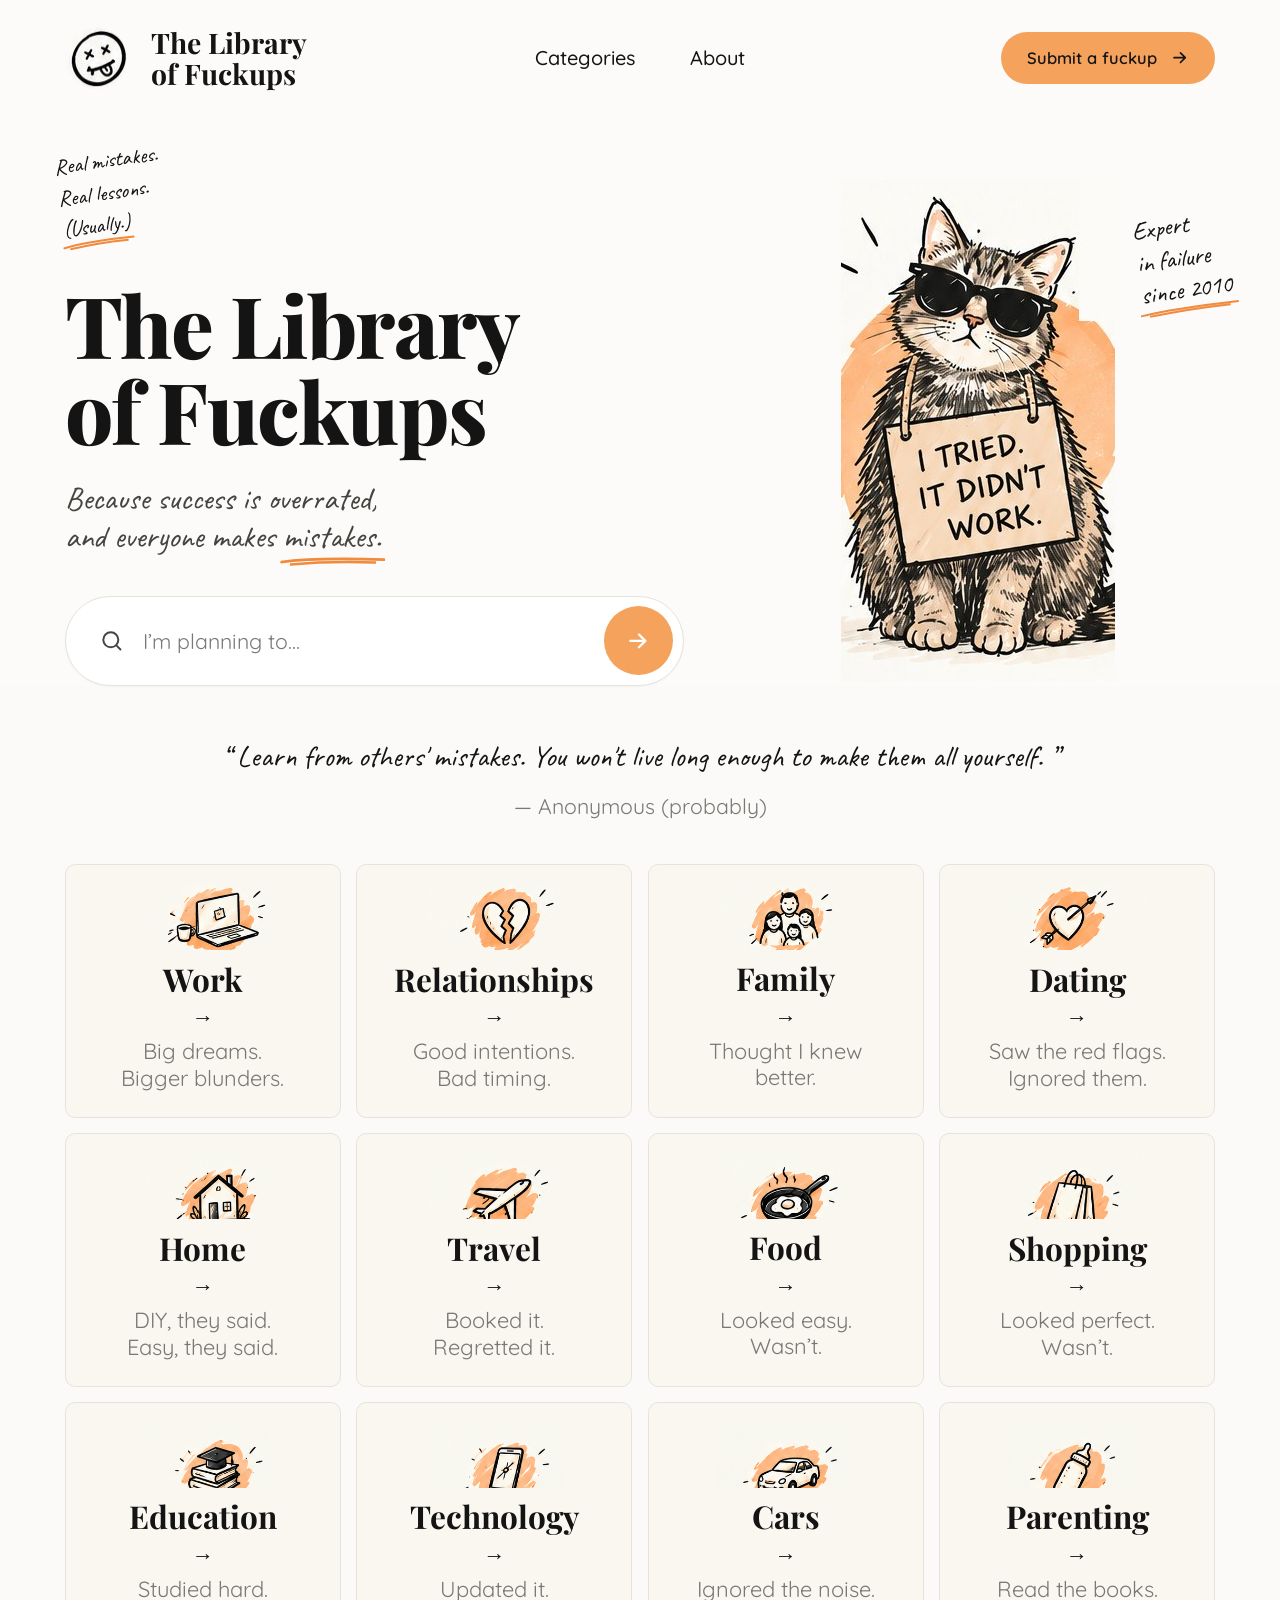
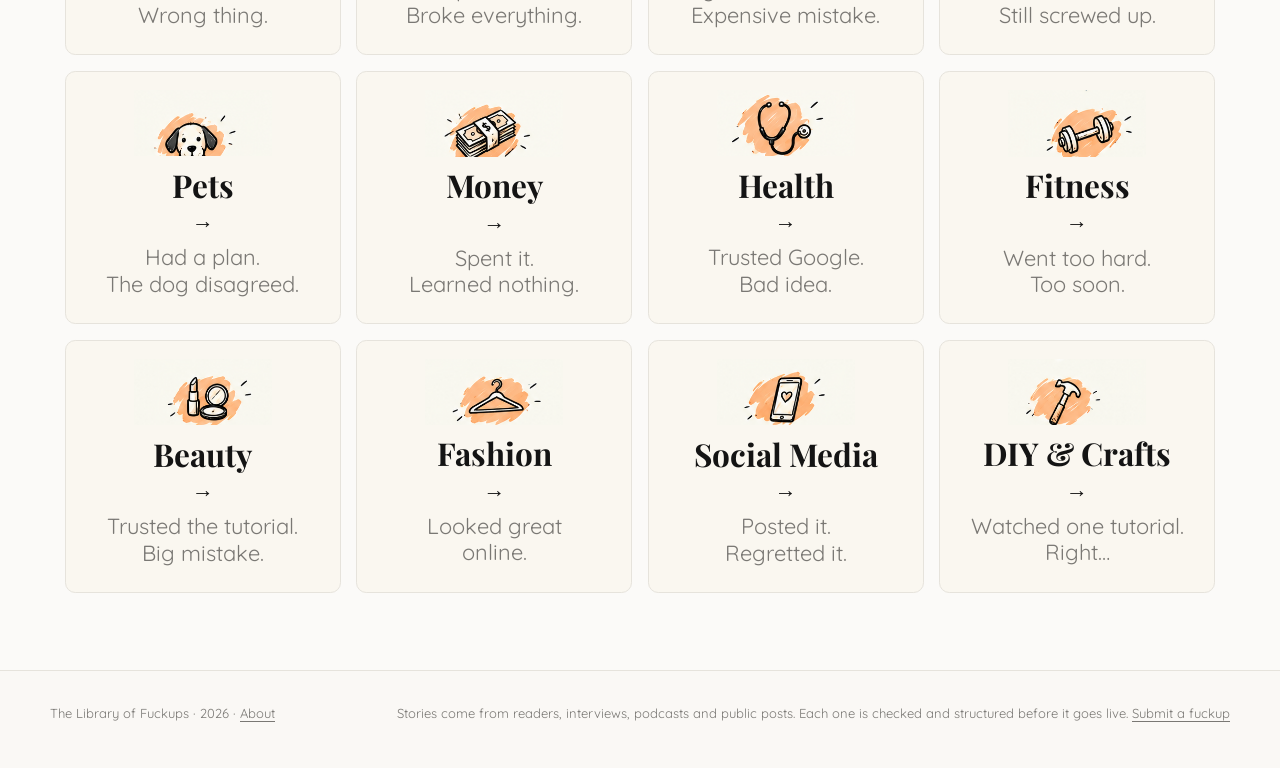
<file: index.html>
<!doctype html>
<html lang="en">
<head>
<meta charset="utf-8">
<meta name="viewport" content="width=device-width, initial-scale=1">
<link rel="icon" type="image/png" sizes="32x32" href="/assets/img/favicon-32.png">
<link rel="apple-touch-icon" sizes="180x180" href="/assets/img/favicon-180.png">
<title>The Library of Fuckups</title>
<link rel="preconnect" href="https://fonts.googleapis.com">
<link rel="preconnect" href="https://fonts.gstatic.com" crossorigin>
<link href="https://fonts.googleapis.com/css2?family=Caveat:wght@500;600&family=Playfair+Display:wght@700;800&family=Quicksand:wght@400;500;600;700&display=swap" rel="stylesheet">
<style>
:root{
  --paper:#FBFAF8;
  --hero-bg:#FCFBF9;
  --band:#FAF8F5;
  --ink:#141414;
  --ink-2:#454441;
  --body:#4A4845;
  --muted:#7A7874;
  --line:#E6E3DC;
  --accent:#F5A25D;
  --accent-soft:#FDEBD9;
  --serif:'Playfair Display', Georgia, serif;
  --sans:'Quicksand', -apple-system, Helvetica, Arial, sans-serif;
  --hand:'Caveat', cursive;
}
*{box-sizing:border-box}
html{scroll-behavior:smooth}
body{
  margin:0;background:var(--paper);color:var(--ink);
  font-family:var(--sans);font-size:15px;line-height:1.6;
}
@media (prefers-reduced-motion:reduce){*{transition:none!important;animation:none!important}}
a{color:inherit;text-decoration:none}
:focus-visible{outline:2px solid var(--accent);outline-offset:3px}
.wrap{width:min(1180px,calc(100% - 60px));margin:0 auto}

/* page scale: 1 at the 1024px layout, grows to the 1180px container */
:root{--k:calc(min(1180px, 100vw - 130px) / 893)}
.pw{width:min(1180px, calc(100vw - 130px));margin:0 auto}
.mk{position:relative;white-space:nowrap}
.mk:after{content:"";position:absolute;left:-3%;right:-5%;bottom:-.28em;height:.34em;pointer-events:none;
  background:url("data:image/svg+xml,%3Csvg xmlns='http://www.w3.org/2000/svg' viewBox='0 0 200 10' preserveAspectRatio='none'%3E%3Cpath d='M2 6.5C45 3.5 110 2.8 197 4.2M20 8.6C70 6.4 130 6 180 6.8' fill='none' stroke='%23F08A3C' stroke-width='2.4' stroke-linecap='round'/%3E%3C/svg%3E") no-repeat center/100% 100%}

/* header */
header{background:var(--hero-bg)}
.nav{display:grid;grid-template-columns:1fr auto 1fr;align-items:center;min-height:calc(90*var(--k))}
.brand{display:flex;align-items:center;gap:calc(19*var(--k));justify-self:start}
.brand img{width:calc(48*var(--k));height:calc(48*var(--k));display:block;border-radius:50%}
.brand-name{font-family:var(--serif);font-weight:700;font-size:calc(22*var(--k));line-height:1.08}
.nav-links{display:flex;gap:calc(42*var(--k))}
.nav-links a{font-size:calc(15.5*var(--k));font-weight:500;color:var(--ink)}
.nav-links a:hover{color:var(--accent)}
.nav-cta{justify-self:end;display:inline-flex;align-items:center;gap:calc(10*var(--k));height:calc(40*var(--k));padding:0 calc(20*var(--k));
  border-radius:999px;background:var(--accent);color:var(--ink);font-size:calc(12.8*var(--k));font-weight:600;white-space:nowrap}
.nav-cta svg{width:calc(15*var(--k));height:calc(15*var(--k));display:block}
.nav-cta:hover{background:#EE9247}

/* hero */
.hero{background:var(--hero-bg);padding:calc(28*var(--k)) 0 0}
.hero-grid{display:grid;grid-template-columns:calc(515*var(--k)) 1fr;gap:calc(10*var(--k));align-items:start}
.hero-copy{position:relative}
.hero-note{font-family:var(--hand);font-size:calc(17*var(--k));line-height:1.45;color:var(--ink);
  transform:rotate(-8deg);transform-origin:left bottom;display:inline-block;margin:0 0 calc(26*var(--k)) 0}
h1{white-space:nowrap;font-family:var(--serif);font-weight:800;font-size:calc(66*var(--k));line-height:1.02;letter-spacing:-.018em;margin:0 0 calc(20*var(--k))}
.lead{font-family:var(--hand);font-size:calc(25*var(--k));color:var(--ink-2);margin:0 0 calc(30*var(--k));line-height:1.2}
.search{display:flex;align-items:center;gap:calc(14*var(--k));background:#fff;border:1px solid var(--line);border-radius:999px;
  width:calc(481*var(--k));max-width:100%;height:calc(70*var(--k));padding:0 calc(8*var(--k)) 0 calc(26*var(--k));box-shadow:0 1px 2px rgba(0,0,0,.03)}
.search svg.mag{flex:0 0 auto;width:calc(20*var(--k));height:calc(20*var(--k));color:var(--ink-2)}
.search input{flex:1;min-width:0;border:0;outline:0;background:transparent;font-family:var(--sans);font-size:calc(16.5*var(--k));color:var(--ink);padding:0}
.search input::placeholder{color:var(--muted)}
.search button{flex:0 0 auto;width:calc(54*var(--k));height:calc(54*var(--k));border:0;border-radius:50%;background:var(--accent);color:#fff;cursor:pointer;line-height:0;
  display:flex;align-items:center;justify-content:center}
.search button svg{width:calc(20*var(--k));height:calc(20*var(--k))}
.search button:hover{background:#EE9247}
.hero-art{position:relative;min-height:calc(415*var(--k));padding-top:calc(22*var(--k))}
.hero-art img{display:block;height:min(calc(415*var(--k)), 502px);width:auto;max-width:100%;margin:0 auto}
.art-note{position:absolute;top:calc(44*var(--k));right:calc(-10*var(--k));font-family:var(--hand);font-size:calc(19.5*var(--k));
  line-height:1.3;transform:rotate(-8deg);text-align:left}

/* sections */
section{padding:66px 0}
#highlight{padding:calc(40*var(--k)) 0 calc(32*var(--k));text-align:center}
.quote{font-family:var(--hand);font-size:calc(23*var(--k));line-height:1.3;margin:0 0 calc(10*var(--k))}
.quote-by{font-size:calc(16.5*var(--k));color:var(--muted);margin:0}
#categories{padding:0 0 calc(60*var(--k))}

.cat-grid{display:grid;grid-template-columns:repeat(4,1fr);gap:calc(12*var(--k))}
.cat{display:flex;flex-direction:column;align-items:center;text-align:center;background:#FAF7F0;border:1px solid var(--line);
  border-radius:calc(8*var(--k));padding:calc(14*var(--k)) calc(12*var(--k)) calc(20*var(--k))}
.cat img{width:calc(107*var(--k));height:auto;display:block;margin-bottom:calc(8*var(--k))}
.cat:hover img{transform:translateY(-2px)}
.cat:hover{border-color:#D9D4CA}
.cat-name{font-family:var(--serif);font-weight:700;font-size:calc(24.5*var(--k));line-height:1.2}
.cat-arrow{font-size:calc(17*var(--k));line-height:1;color:var(--ink);margin:calc(6*var(--k)) 0 calc(8*var(--k))}
.cat-desc{font-size:calc(17*var(--k));color:var(--muted);line-height:1.2}

/* featured */
.feature-grid{display:grid;grid-template-columns:1.55fr 1fr;gap:36px;align-items:start}
.feature-card{background:#fff;border:1px solid var(--line);border-radius:10px;padding:24px}
.feature-media{position:relative;margin-bottom:26px}
.feature-media img{display:block;width:100%;height:auto;border-radius:4px}
.media-note{
  position:absolute;top:14px;right:16px;font-family:var(--hand);font-size:19px;
  line-height:1.3;transform:rotate(-4deg);text-align:left;
}
.eyebrow{font-size:11.5px;font-weight:600;letter-spacing:.11em;color:var(--muted);margin:0 0 12px}
.feature-card h3{font-family:var(--serif);font-weight:700;font-size:31px;line-height:1.14;margin:0 0 16px;letter-spacing:-.01em}
.feature-card p{color:var(--body);margin:0 0 26px}
.feature-foot{display:flex;align-items:center;justify-content:space-between;gap:16px;flex-wrap:wrap}
.read-more{font-weight:500;text-decoration:underline;text-underline-offset:5px}
.read-more:hover{color:var(--accent)}
.pill{background:#F1EEE9;border-radius:999px;padding:7px 15px;font-size:12.5px;color:var(--body)}


footer{border-top:1px solid var(--line);padding:32px 0 44px;color:var(--muted);font-size:13px;background:var(--band)}
footer .wrap{display:flex;flex-wrap:wrap;gap:16px;justify-content:space-between}
footer a{text-decoration:underline;text-underline-offset:3px}

@media(max-width:900px){
  .feature-grid{grid-template-columns:1fr}
}
@media(max-width:760px){
  :root{--k:.62px}
  .pw{width:calc(100% - 34px)}
  .nav{grid-template-columns:1fr auto;row-gap:10px;padding:14px 0 12px}
  .nav-links{grid-column:1 / -1;grid-row:2;justify-content:center;gap:28px}
  .nav-links a{font-size:15px}
  .brand img{width:40px;height:40px}
  .brand-name{font-size:17px}
  .nav-cta{height:36px;padding:0 14px;font-size:13px;gap:8px}
  .nav-cta svg{width:14px;height:14px}
  .hero-note{font-size:15px;margin-bottom:18px}
  .search svg.mag{width:18px;height:18px}
  .search button svg{width:18px;height:18px}
  .cat-arrow{font-size:15px}
  .art-note{font-size:17px}
  .hero-grid{grid-template-columns:1fr;gap:10px}
  h1{font-size:44px;white-space:normal}
  .lead{font-size:24px}
  .search{width:100%;height:60px;padding-left:20px}
  .search input{font-size:15px}
  .search button{width:46px;height:46px}
  .hero-art{min-height:0;max-width:340px;width:100%;margin:0 auto}
  .hero-art img{height:300px}
  .art-note{right:0}
  .quote{font-size:22px}
  .quote-by{font-size:14px}
  .cat-grid{grid-template-columns:repeat(2,1fr);gap:10px}
  .cat img{width:90px}
  .cat-name{font-size:20px}
  .cat-desc{font-size:14px}
  .feature-card h3{font-size:25px}
}
@media(max-width:560px){
  .wrap{width:calc(100% - 34px)}
  .section-title{font-size:29px}
}
</style>
</head>
<body>

<header>
  <div class="pw nav">
    <a class="brand" href="#">
      <img src="[data-uri]" alt="">
      <span class="brand-name">The Library<br>of Fuckups</span>
    </a>
    <nav class="nav-links" aria-label="Main">
      <a href="#categories">Categories</a>
      <a href="about.html">About</a>
    </nav>
    <a class="nav-cta" href="submit.html">Submit a fuckup <svg viewBox="0 0 24 24" fill="none" stroke="currentColor" stroke-width="2.1" stroke-linecap="round" stroke-linejoin="round" aria-hidden="true"><path d="M5 12h13M13 6l6 6-6 6"/></svg></a>
  </div>
</header>

<main>
<section class="hero">
  <div class="pw hero-grid">
    <div class="hero-copy">
      <div class="hero-note">Real mistakes.<br>Real lessons.<br><span class="mk">(Usually.)</span></div>
      <h1>The Library<br>of Fuckups</h1>
      <p class="lead">Because success is overrated,<br>and everyone makes <span class="mk">mistakes.</span></p>
      <form class="search" action="search.html" method="get" onsubmit="if(!this.q.value.trim()){this.q.focus();return false}">
        <svg class="mag" viewBox="0 0 24 24" fill="none" stroke="currentColor" stroke-width="1.8" stroke-linecap="round" aria-hidden="true"><circle cx="11" cy="11" r="7"/><path d="M20 20l-3.6-3.6"/></svg>
        <label for="q" style="position:absolute;width:1px;height:1px;overflow:hidden;clip:rect(0 0 0 0)">Search for a fuckup</label>
        <input id="q" name="q" type="search" placeholder="I&rsquo;m planning to&hellip;">
        <button type="submit" aria-label="Search">
          <svg viewBox="0 0 24 24" fill="none" stroke="currentColor" stroke-width="2.1" stroke-linecap="round" stroke-linejoin="round"><path d="M5 12h13M13 6l6 6-6 6"/></svg>
        </button>
      </form>
    </div>
    <div class="hero-art">
      <img src="[data-uri]" alt="An illustrated cat in sunglasses wearing a cardboard sign that reads: I tried. It didn't work.">
      <div class="art-note">Expert<br>in failure<br><span class="mk">since 2010</span></div>
    </div>
  </div>
</section>

<section id="highlight">
  <div class="pw">
  <p class="quote">&ldquo; Learn from others' mistakes. You won't live long enough to make them all yourself. &rdquo;</p>
  <p class="quote-by">&mdash; Anonymous (probably)</p>
  </div>
</section>

<section id="categories">
  <div class="pw">
    <div class="cat-grid">
      <a class="cat" href="search.html?q=work"><img src="assets/img/topics/work.png" alt=""><span class="cat-name">Work</span><span class="cat-arrow" aria-hidden="true">&#8594;</span><span class="cat-desc">Big dreams.<br>Bigger blunders.</span></a>
      <a class="cat" href="search.html?q=relationships"><img src="assets/img/topics/relationships.png" alt=""><span class="cat-name">Relationships</span><span class="cat-arrow" aria-hidden="true">&#8594;</span><span class="cat-desc">Good intentions.<br>Bad timing.</span></a>
      <a class="cat" href="search.html?q=family"><img src="assets/img/topics/family.png" alt=""><span class="cat-name">Family</span><span class="cat-arrow" aria-hidden="true">&#8594;</span><span class="cat-desc">Thought I knew<br>better.</span></a>
      <a class="cat" href="search.html?q=dating"><img src="assets/img/topics/dating.png" alt=""><span class="cat-name">Dating</span><span class="cat-arrow" aria-hidden="true">&#8594;</span><span class="cat-desc">Saw the red flags.<br>Ignored them.</span></a>
      <a class="cat" href="search.html?q=home"><img src="assets/img/topics/home.png" alt=""><span class="cat-name">Home</span><span class="cat-arrow" aria-hidden="true">&#8594;</span><span class="cat-desc">DIY, they said.<br>Easy, they said.</span></a>
      <a class="cat" href="search.html?q=travel"><img src="assets/img/topics/travel.png" alt=""><span class="cat-name">Travel</span><span class="cat-arrow" aria-hidden="true">&#8594;</span><span class="cat-desc">Booked it.<br>Regretted it.</span></a>
      <a class="cat" href="search.html?q=food"><img src="assets/img/topics/food.png" alt=""><span class="cat-name">Food</span><span class="cat-arrow" aria-hidden="true">&#8594;</span><span class="cat-desc">Looked easy.<br>Wasn&rsquo;t.</span></a>
      <a class="cat" href="search.html?q=shopping"><img src="assets/img/topics/shopping.png" alt=""><span class="cat-name">Shopping</span><span class="cat-arrow" aria-hidden="true">&#8594;</span><span class="cat-desc">Looked perfect.<br>Wasn&rsquo;t.</span></a>
      <a class="cat" href="search.html?q=education"><img src="assets/img/topics/education.png" alt=""><span class="cat-name">Education</span><span class="cat-arrow" aria-hidden="true">&#8594;</span><span class="cat-desc">Studied hard.<br>Wrong thing.</span></a>
      <a class="cat" href="search.html?q=technology"><img src="assets/img/topics/technology.png" alt=""><span class="cat-name">Technology</span><span class="cat-arrow" aria-hidden="true">&#8594;</span><span class="cat-desc">Updated it.<br>Broke everything.</span></a>
      <a class="cat" href="search.html?q=cars"><img src="assets/img/topics/cars.png" alt=""><span class="cat-name">Cars</span><span class="cat-arrow" aria-hidden="true">&#8594;</span><span class="cat-desc">Ignored the noise.<br>Expensive mistake.</span></a>
      <a class="cat" href="search.html?q=parenting"><img src="assets/img/topics/parenting.png" alt=""><span class="cat-name">Parenting</span><span class="cat-arrow" aria-hidden="true">&#8594;</span><span class="cat-desc">Read the books.<br>Still screwed up.</span></a>
      <a class="cat" href="search.html?q=pets"><img src="assets/img/topics/pets.png" alt=""><span class="cat-name">Pets</span><span class="cat-arrow" aria-hidden="true">&#8594;</span><span class="cat-desc">Had a plan.<br>The dog disagreed.</span></a>
      <a class="cat" href="search.html?q=money"><img src="assets/img/topics/money.png" alt=""><span class="cat-name">Money</span><span class="cat-arrow" aria-hidden="true">&#8594;</span><span class="cat-desc">Spent it.<br>Learned nothing.</span></a>
      <a class="cat" href="search.html?q=health"><img src="assets/img/topics/health.png" alt=""><span class="cat-name">Health</span><span class="cat-arrow" aria-hidden="true">&#8594;</span><span class="cat-desc">Trusted Google.<br>Bad idea.</span></a>
      <a class="cat" href="search.html?q=fitness"><img src="assets/img/topics/fitness.png" alt=""><span class="cat-name">Fitness</span><span class="cat-arrow" aria-hidden="true">&#8594;</span><span class="cat-desc">Went too hard.<br>Too soon.</span></a>
      <a class="cat" href="search.html?q=beauty"><img src="assets/img/topics/beauty.png" alt=""><span class="cat-name">Beauty</span><span class="cat-arrow" aria-hidden="true">&#8594;</span><span class="cat-desc">Trusted the tutorial.<br>Big mistake.</span></a>
      <a class="cat" href="search.html?q=fashion"><img src="assets/img/topics/fashion.png" alt=""><span class="cat-name">Fashion</span><span class="cat-arrow" aria-hidden="true">&#8594;</span><span class="cat-desc">Looked great<br>online.</span></a>
      <a class="cat" href="search.html?q=social+media"><img src="assets/img/topics/social-media.png" alt=""><span class="cat-name">Social Media</span><span class="cat-arrow" aria-hidden="true">&#8594;</span><span class="cat-desc">Posted it.<br>Regretted it.</span></a>
      <a class="cat" href="search.html?q=diy+crafts"><img src="assets/img/topics/diy-crafts.png" alt=""><span class="cat-name">DIY &amp; Crafts</span><span class="cat-arrow" aria-hidden="true">&#8594;</span><span class="cat-desc">Watched one tutorial.<br>Right&hellip;</span></a>
    </div>
  </div>
</section>

</main>

<footer>
  <div class="wrap">
    <span>The Library of Fuckups &middot; 2026 &middot; <a href="about.html">About</a></span>
    <span>Stories come from readers, interviews, podcasts and public posts. Each one is checked and structured before it goes live. <a href="submit.html">Submit a fuckup</a></span>
  </div>
</footer>

</body>
</html>
</file>
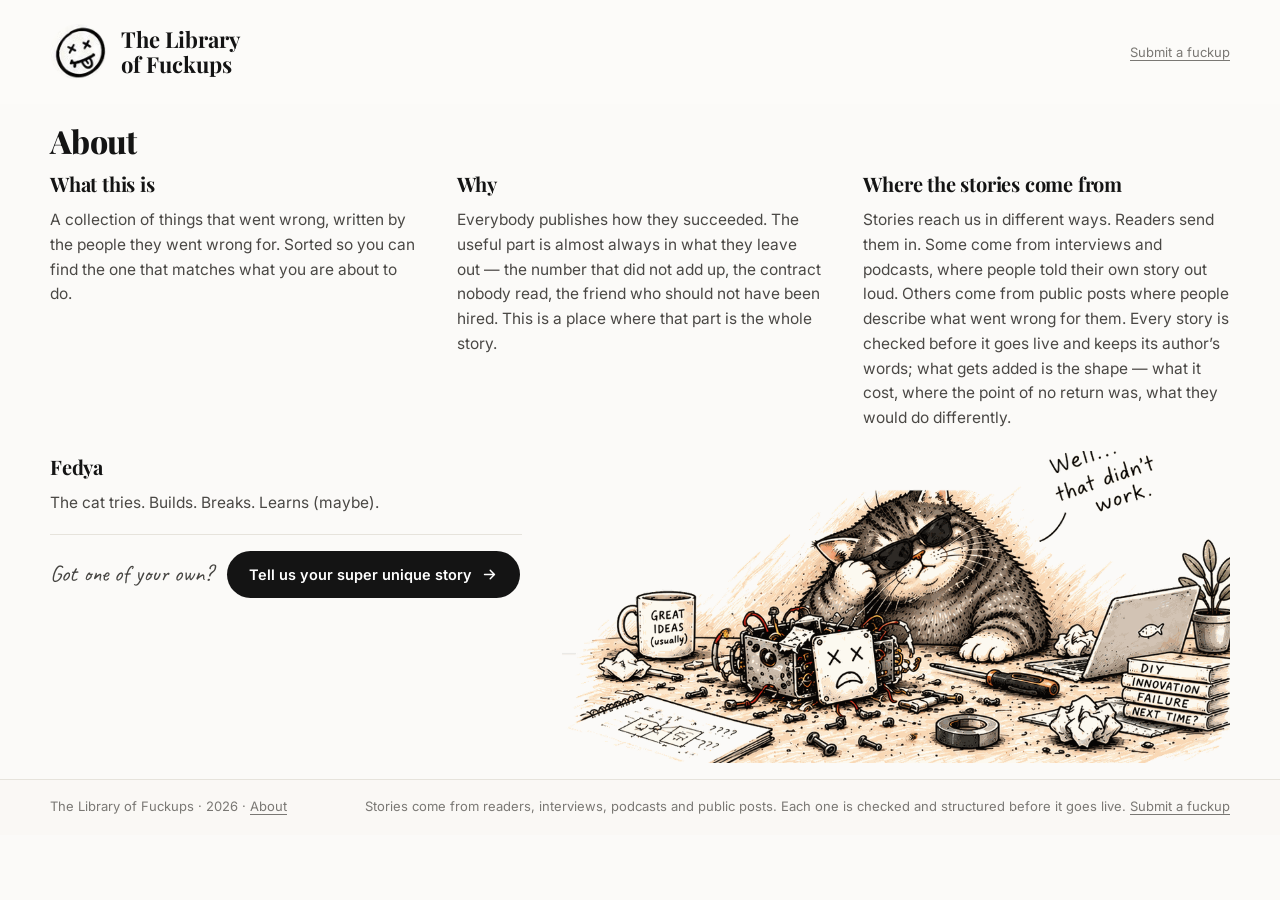
<file: about.html>
<!doctype html>
<html lang="en">
<head>
<meta charset="utf-8">
<meta name="viewport" content="width=device-width, initial-scale=1">
<link rel="icon" type="image/png" sizes="32x32" href="/assets/img/favicon-32.png">
<link rel="apple-touch-icon" sizes="180x180" href="/assets/img/favicon-180.png">
<title>About — The Library of Fuckups</title>
<link rel="preconnect" href="https://fonts.googleapis.com">
<link rel="preconnect" href="https://fonts.gstatic.com" crossorigin>
<link href="https://fonts.googleapis.com/css2?family=Caveat:wght@500;600&family=Playfair+Display:wght@700;800&family=Inter:wght@400;500;600&display=swap" rel="stylesheet">
<link rel="stylesheet" href="assets/css/style.css">
<style>
.about{padding:20px 0 16px}
h1{
  font-family:var(--serif);font-weight:800;
  font-size:clamp(26px,2.6vw,32px);line-height:1.06;
  letter-spacing:-.02em;margin:0 0 10px;
}
.blocks{display:grid;grid-template-columns:repeat(3,minmax(0,1fr));gap:20px 40px}
.lower{display:grid;grid-template-columns:40% minmax(0,1fr);gap:0 40px;align-items:start;margin-top:20px}
.lower-col{min-width:0}
.about-art{margin:0;min-width:0}
.about-art img{display:block;width:auto;height:auto;max-width:100%;max-height:38dvh;margin-left:auto}
.block h2{
  font-family:var(--serif);font-weight:700;font-size:20px;
  letter-spacing:-.01em;margin:0 0 8px;
}
.block p{font-size:15.5px;line-height:1.6;color:var(--body);margin:0}
.cta{
  display:flex;flex-wrap:wrap;align-items:center;gap:14px;
  border-top:1px solid var(--line);margin-top:18px;padding-top:16px;
}
.cta p{margin:0;font-family:var(--hand);font-size:23px;color:var(--ink-2)}
.cta a{
  display:inline-flex;align-items:center;gap:9px;background:var(--ink);color:#fff;
  border-radius:999px;font-weight:600;font-size:14.5px;padding:12px 22px;
}
.cta a:hover{background:#2c2c2c}

footer{padding:16px 0 18px}

@media(max-width:1100px){
  .blocks{grid-template-columns:repeat(2,minmax(0,1fr))}
  .lower{grid-template-columns:1fr}
}
@media(max-width:900px){
  h1{font-size:32px;margin-bottom:24px}
  .blocks{grid-template-columns:1fr;gap:28px}
  .lower{grid-template-columns:1fr;gap:26px;margin-top:30px}
}
</style>
</head>
<body>

<header>
  <div class="wrap nav">
    <a class="brand" href="index.html">
      <img src="assets/img/logo.jpeg" alt="The Library of Fuckups">
      <span class="brand-name">The Library<br>of Fuckups</span>
    </a>
    <a class="nav-submit" href="submit.html">Submit a fuckup</a>
  </div>
</header>

<main>
<section class="about">
  <div class="wrap">
    <h1>About</h1>

    <div class="blocks">
      <div class="block">
        <h2>What this is</h2>
        <p>A collection of things that went wrong, written by the people they went wrong for. Sorted so you can find the one that matches what you are about to do.</p>
      </div>

      <div class="block">
        <h2>Why</h2>
        <p>Everybody publishes how they succeeded. The useful part is almost always in what they leave out &mdash; the number that did not add up, the contract nobody read, the friend who should not have been hired. This is a place where that part is the whole story.</p>
      </div>

      <div class="block">
        <h2>Where the stories come from</h2>
        <p>Stories reach us in different ways. Readers send them in. Some come from interviews and podcasts, where people told their own story out loud. Others come from public posts where people describe what went wrong for them. Every story is checked before it goes live and keeps its author&rsquo;s words; what gets added is the shape &mdash; what it cost, where the point of no return was, what they would do differently.</p>
      </div>

    </div>

    <div class="lower">
      <div class="lower-col">
        <div class="block">
          <h2>Fedya</h2>
          <p>The cat tries. Builds. Breaks. Learns (maybe).</p>
        </div>

        <div class="cta">
          <p>Got one of your own?</p>
          <a href="submit.html">Tell us your super unique story
            <svg width="17" height="17" viewBox="0 0 24 24" fill="none" stroke="currentColor" stroke-width="2.1" stroke-linecap="round" stroke-linejoin="round" aria-hidden="true"><path d="M5 12h13M13 6l6 6-6 6"/></svg>
          </a>
        </div>
      </div>

      <p class="about-art">
        <img src="assets/img/fedya-about.png" alt="Fedya, the library's cat, next to a robot he has taken apart, a mug that reads great ideas (usually) and a stack of books titled DIY, innovation, failure, next time. He says: well, that didn't work.">
      </p>
    </div>
  </div>
</section>
</main>

<footer>
  <div class="wrap">
    <span>The Library of Fuckups &middot; 2026 &middot; <a href="about.html">About</a></span>
    <span>Stories come from readers, interviews, podcasts and public posts. Each one is checked and structured before it goes live. <a href="submit.html">Submit a fuckup</a></span>
  </div>
</footer>

</body>
</html>
</file>
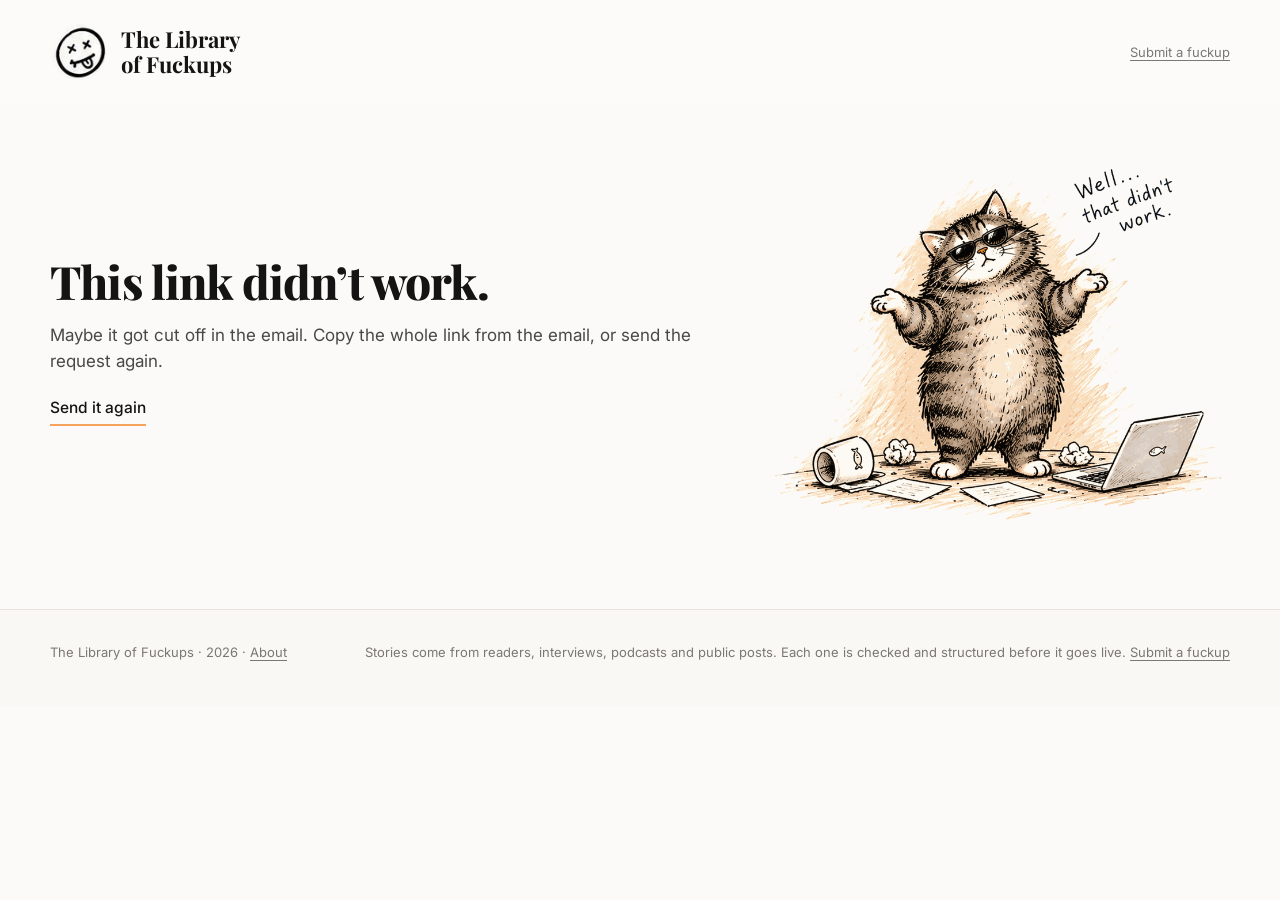
<file: confirm.html>
<!doctype html>
<html lang="en">
<head>
<meta charset="utf-8">
<meta name="viewport" content="width=device-width, initial-scale=1">
<link rel="icon" type="image/png" sizes="32x32" href="/assets/img/favicon-32.png">
<link rel="apple-touch-icon" sizes="180x180" href="/assets/img/favicon-180.png">
<title>Confirmed — The Library of Fuckups</title>
<link rel="preconnect" href="https://fonts.googleapis.com">
<link rel="preconnect" href="https://fonts.gstatic.com" crossorigin>
<link href="https://fonts.googleapis.com/css2?family=Caveat:wght@500;600&family=Playfair+Display:wght@700;800&family=Inter:wght@400;500;600&display=swap" rel="stylesheet">
<link rel="stylesheet" href="assets/css/style.css">
<style>
.confirm{padding:40px 0 70px}
.confirm-grid{display:grid;grid-template-columns:minmax(0,1fr) 40%;gap:30px 50px;align-items:center}
.confirm-grid[hidden]{display:none}
.confirm-col{min-width:0}
h1{font-family:var(--serif);font-weight:800;font-size:clamp(32px,4vw,46px);line-height:1.06;letter-spacing:-.018em;margin:0 0 16px}
.confirm p.text{font-size:17px;line-height:1.55;color:var(--body);margin:0 0 22px}
.back-link{display:inline-flex;align-items:center;gap:10px;font-weight:500;font-size:15.5px;border-bottom:2px solid var(--accent);padding-bottom:3px}
.confirm-art{margin:0}
.confirm-art img{display:block;width:100%;height:auto}
@media(max-width:900px){
  .confirm-grid{grid-template-columns:1fr}
  .confirm-art{order:-1;max-width:360px}
}
</style>
</head>
<body>

<header>
  <div class="wrap nav">
    <a class="brand" href="index.html">
      <img src="assets/img/logo.jpeg" alt="The Library of Fuckups">
      <span class="brand-name">The Library<br>of Fuckups</span>
    </a>
    <a class="nav-submit" href="submit.html">Submit a fuckup</a>
  </div>
</header>

<main>
<section class="confirm">
  <div class="wrap confirm-grid" id="ok" hidden>
    <div class="confirm-col">
      <h1 id="ok-title">Confirmed.</h1>
      <p class="text" id="ok-text">Someone who knows what they&rsquo;re doing will be in touch.</p>
      <a class="back-link" href="index.html">Back to the library</a>
    </div>
    <p class="confirm-art"><img src="assets/img/fedya-confirmed.png" alt="Fedya, the library's cat, giving a thumbs up next to an open envelope. He says: confirmed, help is on the way."></p>
  </div>

  <div class="wrap confirm-grid" id="bad" hidden>
    <div class="confirm-col">
      <h1>This link didn&rsquo;t work.</h1>
      <p class="text">Maybe it got cut off in the email. Copy the whole link from the email, or send the request again.</p>
      <a class="back-link" href="help.html">Send it again</a>
    </div>
    <p class="confirm-art"><img src="assets/img/fedya-missing.png" alt="Fedya shrugging with both paws up next to a laptop. He says: well, that didn't work."></p>
  </div>
</section>
</main>

<footer>
  <div class="wrap">
    <span>The Library of Fuckups &middot; 2026 &middot; <a href="about.html">About</a></span>
    <span>Stories come from readers, interviews, podcasts and public posts. Each one is checked and structured before it goes live. <a href="submit.html">Submit a fuckup</a></span>
  </div>
</footer>

<script>
(function(){
  var t = (new URLSearchParams(location.search).get('t') || '').trim();
  function show(id){ document.getElementById(id).hidden = false; }
  if (!t){ show('bad'); return; }
  fetch('/api/lead-confirm?t=' + encodeURIComponent(t))
    .then(function(r){ return r.json(); })
    .then(function(d){
      if (d.status === 'confirmed'){ show('ok'); return; }
      if (d.status === 'already'){
        document.getElementById('ok-title').textContent = 'Already confirmed.';
        document.getElementById('ok-text').textContent = 'You\u2019re all set. Help is on the way.';
        show('ok'); return;
      }
      show('bad');
    })
    .catch(function(){ show('bad'); });
})();
</script>

</body>
</html>
</file>
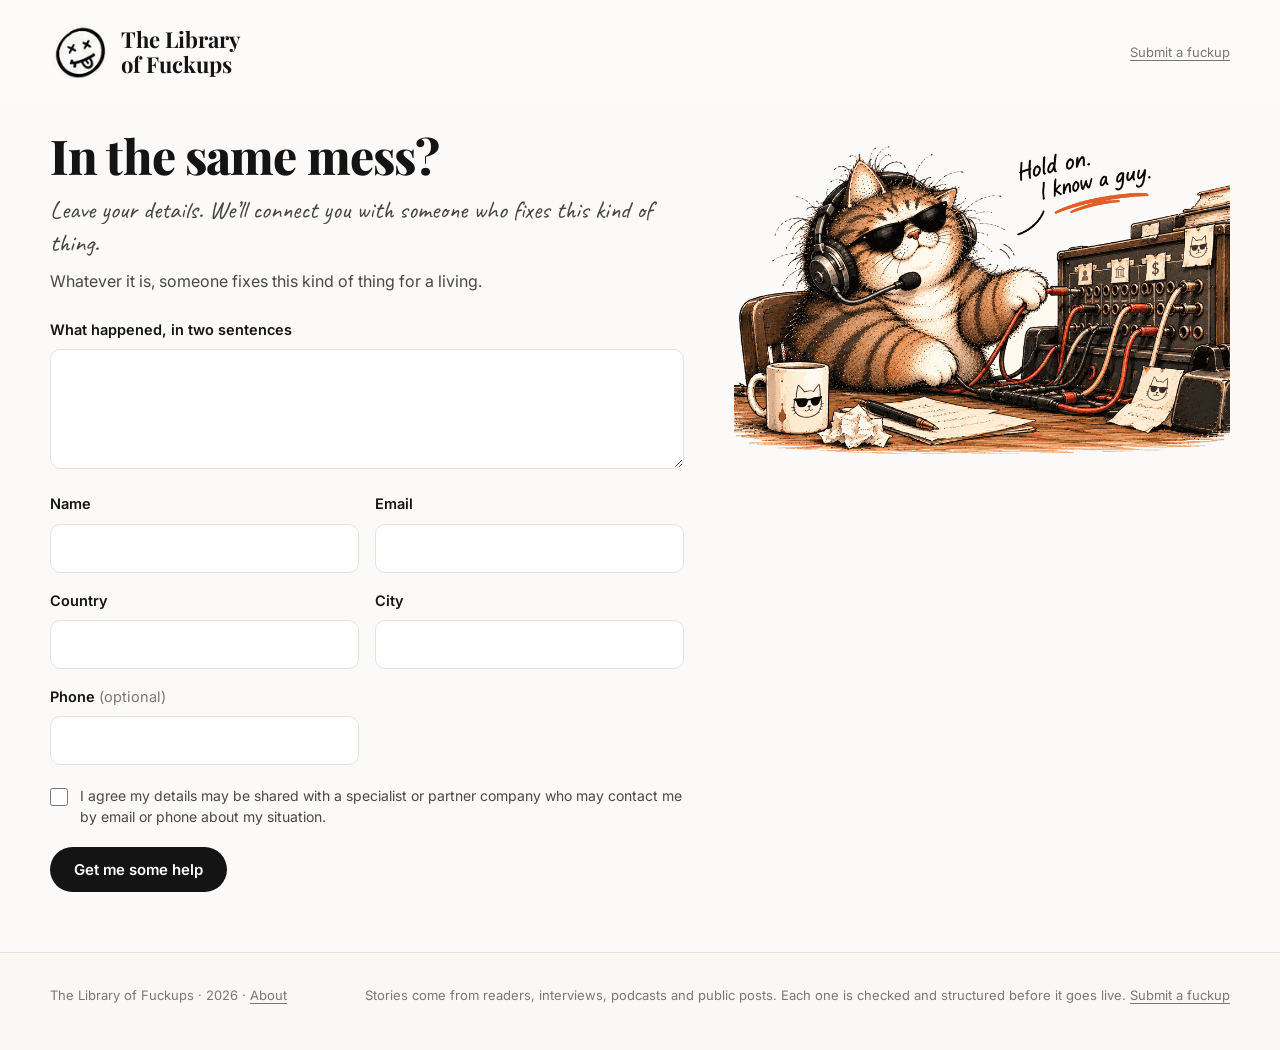
<file: help.html>
<!doctype html>
<html lang="en">
<head>
<meta charset="utf-8">
<meta name="viewport" content="width=device-width, initial-scale=1">
<link rel="icon" type="image/png" sizes="32x32" href="/assets/img/favicon-32.png">
<link rel="apple-touch-icon" sizes="180x180" href="/assets/img/favicon-180.png">
<title>Get some help — The Library of Fuckups</title>
<link rel="preconnect" href="https://fonts.googleapis.com">
<link rel="preconnect" href="https://fonts.gstatic.com" crossorigin>
<link href="https://fonts.googleapis.com/css2?family=Caveat:wght@500;600&family=Playfair+Display:wght@700;800&family=Inter:wght@400;500;600&display=swap" rel="stylesheet">
<link rel="stylesheet" href="assets/css/style.css">
<style>
.help-hero{padding:26px 0 60px}
.help-grid{display:grid;grid-template-columns:minmax(0,1fr) 42%;gap:22px 50px;align-items:start}
.help-col{min-width:0}
.help-art{margin:0}
.help-art img{display:block;width:100%;height:auto}
h1{font-family:var(--serif);font-weight:800;font-size:clamp(34px,4.4vw,48px);line-height:1.05;letter-spacing:-.018em;margin:0 0 14px}
.lead{font-family:var(--hand);font-size:25px;color:var(--ink-2);margin:0 0 10px;line-height:1.3}
.topic-line{font-size:16px;line-height:1.55;color:var(--body);margin:0 0 24px}
label{display:block;font-weight:600;font-size:14.5px;margin:0 0 8px}
label .opt{font-weight:400;color:var(--muted)}
textarea,input[type=text],input[type=email],input[type=tel]{
  width:100%;background:#fff;border:1px solid var(--line);border-radius:10px;
  font-family:var(--sans);font-size:15px;color:var(--ink);padding:14px 16px;
}
textarea{min-height:120px;resize:vertical;line-height:1.55}
textarea:focus,input:focus{outline:none;border-color:var(--accent)}
.field{margin:0 0 16px}
.two{display:grid;grid-template-columns:1fr 1fr;gap:0 16px}
.consent{display:flex;gap:12px;align-items:flex-start;font-weight:400;font-size:14px;line-height:1.5;color:var(--body);margin:4px 0 20px;cursor:pointer}
.consent input{margin:3px 0 0;width:18px;height:18px;flex:none;accent-color:var(--ink)}
.hp{position:absolute;left:-9999px;width:1px;height:1px;overflow:hidden}
.row{display:flex;flex-wrap:wrap;align-items:center;gap:14px}
.submit-btn{
  display:inline-flex;align-items:center;gap:10px;background:var(--ink);color:#fff;border:0;border-radius:999px;
  font-family:var(--sans);font-weight:600;font-size:15px;padding:13px 24px;cursor:pointer;
}
.submit-btn:hover{background:#2c2c2c}
.submit-btn[disabled]{opacity:.5;cursor:default}
.note{font-size:14px;color:var(--ink-2);margin:0}
.done{display:flex;align-items:center;gap:22px;margin:10px 0 0}
.done[hidden]{display:none}
.done img{display:block;width:220px;height:auto;flex:none}
.done p{font-size:17px;line-height:1.5;color:var(--ink);margin:0}
@media(max-width:900px){
  .help-grid{grid-template-columns:1fr;gap:26px}
  .help-art{order:-1;max-width:420px;margin:0 auto}
  .two{grid-template-columns:1fr}
  .done img{width:150px}
}
</style>
</head>
<body>

<header>
  <div class="wrap nav">
    <a class="brand" href="index.html">
      <img src="assets/img/logo.jpeg" alt="The Library of Fuckups">
      <span class="brand-name">The Library<br>of Fuckups</span>
    </a>
    <a class="nav-submit" href="submit.html">Submit a fuckup</a>
  </div>
</header>

<main>
<section class="help-hero">
  <div class="wrap help-grid">
    <div class="help-col">
      <h1>In the same mess?</h1>
      <p class="lead">Leave your details. We&rsquo;ll connect you with someone who fixes this kind of thing.</p>
      <p class="topic-line" id="topic-line"></p>

      <form id="help-form" novalidate>
        <label class="hp" aria-hidden="true">Website <input type="text" name="website" tabindex="-1" autocomplete="off"></label>
        <div class="field">
          <label for="message">What happened, in two sentences</label>
          <textarea id="message" name="message" maxlength="2000"></textarea>
        </div>
        <div class="two">
          <div class="field">
            <label for="name">Name</label>
            <input type="text" id="name" name="name" maxlength="80" autocomplete="name">
          </div>
          <div class="field">
            <label for="email">Email</label>
            <input type="email" id="email" name="email" maxlength="160" autocomplete="email">
          </div>
          <div class="field">
            <label for="country">Country</label>
            <input type="text" id="country" name="country" maxlength="80" autocomplete="country-name">
          </div>
          <div class="field">
            <label for="city">City</label>
            <input type="text" id="city" name="city" maxlength="80" autocomplete="address-level2">
          </div>
          <div class="field">
            <label for="phone">Phone <span class="opt">(optional)</span></label>
            <input type="tel" id="phone" name="phone" maxlength="40" autocomplete="tel">
          </div>
        </div>
        <label class="consent">
          <input type="checkbox" id="consent" name="consent">
          <span>I agree my details may be shared with a specialist or partner company who may contact me by email or phone about my situation.</span>
        </label>
        <div class="row">
          <button class="submit-btn" type="submit" id="send">Get me some help</button>
          <p class="note" id="note" role="status"></p>
        </div>
      </form>

      <div class="done" id="done" hidden>
        <img src="assets/img/fedya-sent.png" alt="Fedya, the library's cat, dropping a sealed envelope into a mailbox. He says: done, now check your inbox.">
        <p>Check your inbox. Click the link and we&rsquo;ll pass it on.</p>
      </div>
    </div>

    <p class="help-art">
      <img src="assets/img/fedya-help.png" alt="Fedya, the library's cat, in a headset at an old telephone switchboard, plugging in a cable. He says: hold on, I know a guy.">
    </p>
  </div>
</section>
</main>

<footer>
  <div class="wrap">
    <span>The Library of Fuckups &middot; 2026 &middot; <a href="about.html">About</a></span>
    <span>Stories come from readers, interviews, podcasts and public posts. Each one is checked and structured before it goes live. <a href="submit.html">Submit a fuckup</a></span>
  </div>
</footer>

<script>
var LINES = {
  'work':'Got burned at work? The right person can still turn it around.',
  'relationships':'Messy breakup, messier paperwork? Someone handles this for a living.',
  'family':'Family mess with money or papers involved? Get someone neutral in.',
  'dating':'Scammed or burned by a date? Some of it can be undone.',
  'health':'Bad call with your health? Get a proper second opinion.',
  'home':'Botched job? A real pro can still save it.',
  'travel':'Trip went sideways? Refunds and claims are a thing.',
  'food':'Food gone wrong? Somebody should answer for it.',
  'shopping':'Bought a lemon? You may be owed a refund.',
  'money':'Lost money like this? Some of it can be clawed back.',
  'education':'Paid for the wrong course? There may be a way back.',
  'technology':'Broke it, lost it, got hacked? Someone can fix it.',
  'cars':'Car trouble, dealer trouble? A pro can sort it out.',
  'parenting':'Out of your depth? There are people who do this every day.',
  'pets':'Pet in trouble? Get a professional on it.',
  'fitness':'Hurt yourself chasing a goal? Get it checked properly.',
  'beauty':'Treatment gone wrong? You may have a claim.',
  'fashion':'Paid for something that fell apart? You may be owed.',
  'social-media':'Account hacked or a post gone wrong? Someone can clean it up.',
  'diy-crafts':'DIY got out of hand? Call someone before it gets worse.'
};
var DEFAULT_LINE = 'Whatever it is, someone fixes this kind of thing for a living.';
var FAILED = 'That didn\u2019t go through. Fitting, really. Try again.';

function param(name){ return (new URLSearchParams(location.search).get(name) || '').trim(); }

var FROM = param('from');
var TOPIC = param('topic');
document.getElementById('topic-line').textContent = LINES[TOPIC] || DEFAULT_LINE;

(function(){
  var form = document.getElementById('help-form');
  var note = document.getElementById('note');
  var send = document.getElementById('send');

  form.addEventListener('submit', function(e){
    e.preventDefault();
    note.textContent = '';
    var v = function(n){ return form[n].value.trim(); };
    if (v('message').length < 10){ note.textContent = 'A bit more than that, please.'; form.message.focus(); return; }
    if (!v('name') || !v('country') || !v('city')){ note.textContent = 'Name, country and city, please.'; return; }
    if (!/^[^\s@]+@[^\s@]+\.[^\s@]+$/.test(v('email'))){ note.textContent = 'That email doesn\u2019t look right.'; form.email.focus(); return; }
    if (!form.consent.checked){ note.textContent = 'Tick the box so we can pass it on.'; return; }

    send.disabled = true;
    fetch('/api/lead', {
      method: 'POST',
      headers: {'content-type': 'application/json'},
      body: JSON.stringify({
        name: v('name'), email: v('email'), phone: v('phone'), country: v('country'), city: v('city'),
        message: v('message'), consent: true, from: FROM, topic: TOPIC, website: form.website.value
      })
    })
      .then(function(r){ return r.json().then(function(d){ return {ok: r.ok, data: d}; }); })
      .then(function(res){
        if (res.ok && res.data && res.data.status === 'sent'){
          form.hidden = true;
          document.getElementById('done').hidden = false;
          return;
        }
        var err = res.data && res.data.error;
        note.textContent = err === 'email' ? 'That email doesn\u2019t look right.'
          : err === 'consent' ? 'Tick the box so we can pass it on.'
          : err === 'too short' ? 'A bit more than that, please.'
          : err === 'missing' ? 'Name, country and city, please.'
          : FAILED;
      })
      .catch(function(){ note.textContent = FAILED; })
      .then(function(){ send.disabled = false; });
  });
})();
</script>

</body>
</html>
</file>
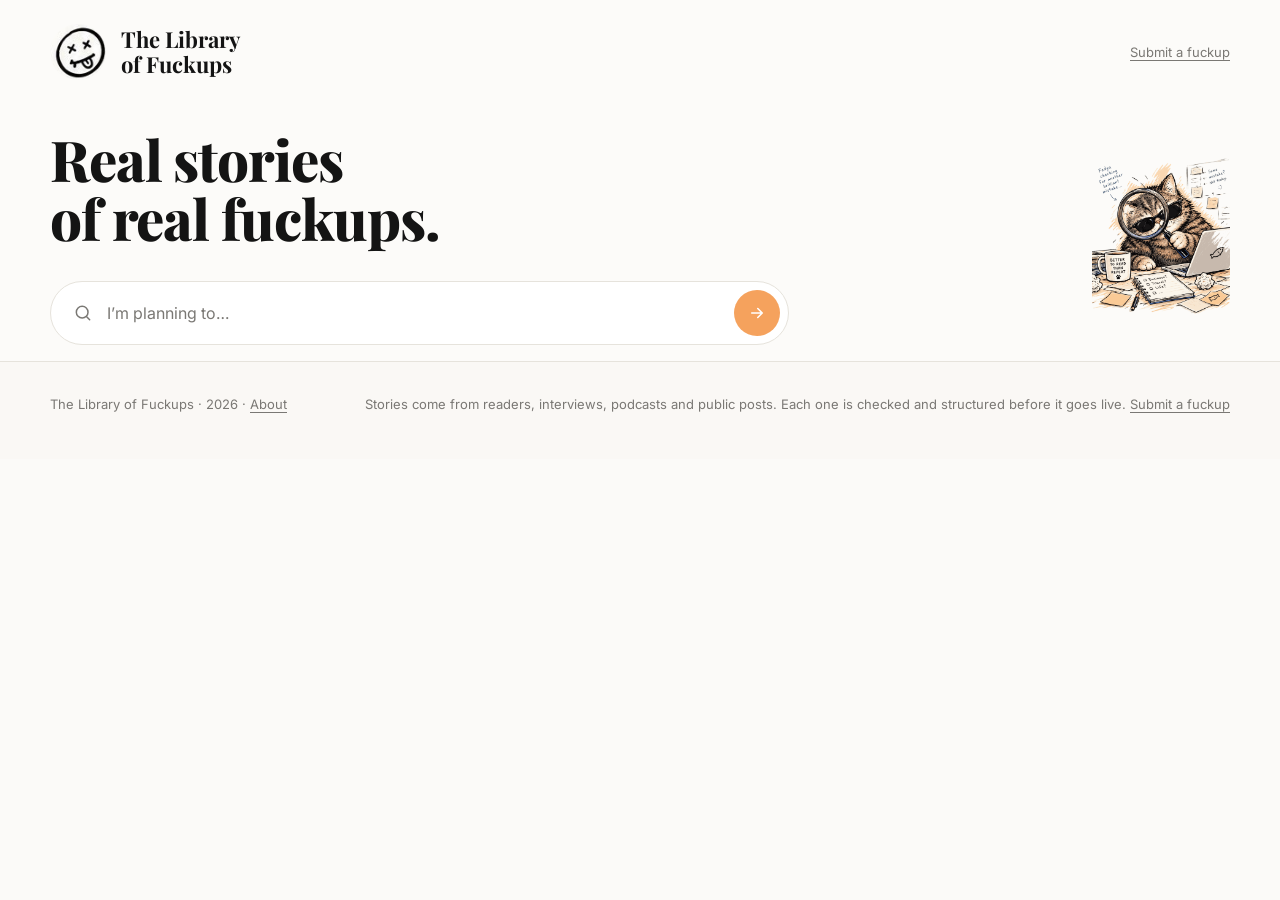
<file: search.html>
<!doctype html>
<html lang="en">
<head>
<meta charset="utf-8">
<meta name="viewport" content="width=device-width, initial-scale=1">
<link rel="icon" type="image/png" sizes="32x32" href="/assets/img/favicon-32.png">
<link rel="apple-touch-icon" sizes="180x180" href="/assets/img/favicon-180.png">
<title>Search — The Library of Fuckups</title>
<link rel="preconnect" href="https://fonts.googleapis.com">
<link rel="preconnect" href="https://fonts.gstatic.com" crossorigin>
<link href="https://fonts.googleapis.com/css2?family=Caveat:wght@500;600&family=Playfair+Display:wght@700;800&family=Inter:wght@400;500;600&display=swap" rel="stylesheet">
<link rel="stylesheet" href="assets/css/style.css">
<style>
.hero{background:var(--hero-bg);padding:26px 0 16px}
.hero-grid{display:grid;grid-template-columns:minmax(0,1fr) 34%;gap:40px;align-items:center}
.hero-col{min-width:0}
.hero h1{
  font-family:var(--serif);font-weight:800;font-size:clamp(38px,4.4vw,60px);
  line-height:1.04;letter-spacing:-.02em;margin:0 0 34px;
}
.hero-art{margin:0}
.hero-art img{display:block;width:auto;height:auto;max-width:100%;max-height:160px;margin-left:auto}

.search{
  display:flex;align-items:center;gap:14px;background:#fff;
  border:1px solid var(--line);border-radius:999px;padding:8px 8px 8px 22px;
}
.search .mag{flex:0 0 20px;color:var(--muted)}
.search input{
  flex:1;min-width:0;border:0;outline:0;background:transparent;
  font-family:var(--sans);font-size:16px;color:var(--ink);padding:12px 0;
}
.search input::placeholder{color:var(--muted)}
.search button{
  flex:0 0 46px;width:46px;height:46px;border:0;border-radius:50%;
  background:var(--accent);color:#fff;cursor:pointer;line-height:0;
}
.search button:hover{background:#EE9247}

.results{padding:8px 0 70px}
.results[hidden]{display:none}
.count{font-family:var(--serif);font-weight:700;font-size:26px;letter-spacing:-.01em;margin:0 0 4px;padding-top:6px}
.list{margin-top:12px;border-top:1px solid var(--line)}
.item{
  display:flex;gap:20px;align-items:flex-start;
  padding:20px 0;border-bottom:1px solid var(--line);
}
.item:hover .item-title{color:var(--accent)}
.item-main{flex:1;min-width:0}
.item-title{font-family:var(--serif);font-weight:700;font-size:21px;line-height:1.2;letter-spacing:-.01em;margin:0 0 8px}
.item-topic{display:flex;align-items:center;gap:7px;margin:0 0 8px;font-size:13px;color:var(--muted)}
.item-topic img{display:block;height:24px;width:auto}
.item-snippet{font-size:14.5px;color:var(--body);line-height:1.5;margin:0}
.item-meta{flex:0 0 auto;display:flex;flex-direction:column;align-items:flex-end;gap:18px;padding-top:4px}
.item-date{font-size:13px;color:var(--muted);white-space:nowrap}
.item-go{color:var(--ink);line-height:0}

.advice{background:var(--hero-bg);border:1px solid var(--line);border-radius:18px;padding:26px 30px 30px;margin:6px 0 40px}
.advice[hidden]{display:none}
.adv-head{display:grid;grid-template-columns:minmax(0,1fr) 360px;gap:24px;align-items:center}
.adv-head h2{font-family:var(--serif);font-weight:800;font-size:42px;line-height:1.1;letter-spacing:-.01em;margin:0 0 8px}
.adv-sub{font-family:var(--hand);font-size:31px;line-height:1.3;color:var(--ink-2);margin:0 0 28px}
.adv-sub .adv-mark{position:relative;white-space:nowrap}
.adv-sub .adv-mark:after{content:"";position:absolute;left:-4px;right:-6px;bottom:-8px;height:10px;pointer-events:none;
  background:url("data:image/svg+xml,%3Csvg xmlns='http://www.w3.org/2000/svg' viewBox='0 0 200 10' preserveAspectRatio='none'%3E%3Cpath d='M2 6.5C45 3.5 110 2.8 197 4.2M20 8.6C70 6.4 130 6 180 6.8' fill='none' stroke='%23F08A3C' stroke-width='2.4' stroke-linecap='round'/%3E%3C/svg%3E") no-repeat center/100% 100%}
.adv-intro{display:flex;align-items:center;gap:12px;font-size:18px;font-weight:500;color:var(--ink);margin:0}
.adv-intro svg{flex:none;display:block;width:30px;height:auto}
.adv-head img{display:block;width:100%;height:auto}
.adv-list{list-style:none;margin:22px 0 0;padding:0;counter-reset:adv;display:grid;grid-template-columns:1fr 1fr;gap:14px}
.adv-list > li{counter-increment:adv;background:var(--paper);border:1px solid var(--line);border-radius:12px;padding:16px 18px 16px 56px;position:relative;display:flex;flex-direction:column}
.adv-list > li.has-icon{padding-right:132px}
.adv-icon{position:absolute;right:18px;top:50%;transform:translateY(-50%);width:96px;height:auto;display:block}
.adv-list > li:before{content:counter(adv);position:absolute;left:16px;top:17px;width:26px;height:26px;border-radius:50%;
  background:var(--accent);color:var(--ink);font-size:13px;font-weight:700;display:flex;align-items:center;justify-content:center}
.adv-title{display:flex;flex-wrap:wrap;align-items:center;gap:4px 10px;font-family:var(--serif);font-weight:700;font-size:22px;line-height:1.25;letter-spacing:-.005em;color:var(--ink);margin:0}
.adv-n{display:inline-block;font-family:var(--sans);font-weight:500;font-size:12.5px;line-height:1.5;letter-spacing:0;color:var(--ink);background:var(--accent-soft);border-radius:999px;padding:2px 10px;white-space:nowrap}
.adv-check{font-size:15px;line-height:1.5;color:var(--body);margin:8px 0 0}
.adv-check b{font-weight:600;color:var(--ink)}
.adv-more{align-self:flex-start;border:0;background:none;padding:0;margin:auto 0 0;padding-top:8px;font:inherit;font-size:15px;font-weight:500;color:var(--ink);cursor:pointer;text-decoration:underline;text-decoration-color:#F08A3C;text-decoration-thickness:2px;text-underline-offset:6px}
.adv-stories{list-style:none;margin:8px 0 0;padding:0;display:grid;gap:5px}
.adv-stories[hidden]{display:none}
.adv-stories a{font-size:13.5px;line-height:1.4;color:var(--ink-2);text-decoration:underline;text-decoration-color:var(--line);text-underline-offset:3px}
.adv-stories a:hover{color:var(--accent)}
.adv-final{margin-top:24px}
.adv-final p{font-family:var(--hand);font-size:22px;color:var(--ink-2);margin:0 0 10px}
.adv-final ul{list-style:none;margin:0;padding:0;display:grid;grid-template-columns:repeat(3,1fr);gap:14px}
.adv-final li{display:flex;align-items:center;gap:14px;background:var(--accent-soft);border-radius:12px;padding:12px 18px;min-height:52px;font-family:var(--serif);font-size:18px;font-weight:700;color:var(--ink);line-height:1.3}
.adv-final li:before{content:"\2713";flex:none;width:30px;height:30px;border-radius:50%;background:#fff;color:var(--ink);font-family:var(--sans);font-size:15px;font-weight:700;display:flex;align-items:center;justify-content:center}
.adv-final[hidden]{display:none}
.adv-wait{display:flex;align-items:center;gap:12px}
.adv-wait[hidden]{display:none}
.adv-wait img{display:block;width:84px;height:auto;flex:none}
.adv-wait p{font-size:14.5px;color:var(--muted);margin:0}

@media(max-width:900px){
  .advice{padding:18px 16px 20px}
  .adv-head{grid-template-columns:1fr;gap:8px}
  .adv-head img{order:-1;width:220px;margin:0 auto}
  .adv-head h2{font-size:28px}
  .adv-sub{font-size:25px;margin-bottom:18px}
  .adv-intro{font-size:16px}
  .adv-title{font-size:19px}
  .adv-list > li.has-icon{padding-right:96px}
  .adv-icon{width:68px;right:14px}
  .adv-final li{font-size:16px}
  .adv-list{grid-template-columns:1fr}
  .adv-final ul{grid-template-columns:1fr}
  .hero{padding:18px 0 40px}
  .hero-grid{grid-template-columns:1fr;gap:26px}
  .hero-art{order:-1;max-width:420px;margin:0 auto}
  .item{gap:14px}
  .item-meta{gap:12px}
}
</style>
</head>
<body>

<header>
  <div class="wrap nav">
    <a class="brand" href="index.html">
      <img src="assets/img/logo.jpeg" alt="The Library of Fuckups">
      <span class="brand-name">The Library<br>of Fuckups</span>
    </a>
    <a class="nav-submit" href="submit.html">Submit a fuckup</a>
  </div>
</header>

<main>

<section class="hero">
  <div class="wrap hero-grid">
    <div class="hero-col">
      <h1>Real stories<br>of real fuckups.</h1>

      <form class="search" id="search-form">
        <svg class="mag" width="20" height="20" viewBox="0 0 24 24" fill="none" stroke="currentColor" stroke-width="1.8" stroke-linecap="round" aria-hidden="true"><circle cx="11" cy="11" r="7"/><path d="M20 20l-3.6-3.6"/></svg>
        <label for="q" style="position:absolute;width:1px;height:1px;overflow:hidden;clip:rect(0 0 0 0)">Search for a fuckup</label>
        <input id="q" type="search" autocomplete="off" placeholder="I&rsquo;m planning to&hellip;">
        <button type="submit" aria-label="Search">
          <svg width="18" height="18" viewBox="0 0 24 24" fill="none" stroke="currentColor" stroke-width="2.1" stroke-linecap="round" stroke-linejoin="round" aria-hidden="true"><path d="M5 12h13M13 6l6 6-6 6"/></svg>
        </button>
      </form>
    </div>

    <p class="hero-art">
      <img src="assets/img/fedya-search.png" alt="Fedya, the library's cat, looking through a magnifying glass at a desk covered in notes">
    </p>
  </div>
</section>

<section class="results" id="results" hidden>
  <div class="wrap">
    <div class="advice" id="advice" hidden>
      <div class="adv-wait" id="adv-wait">
        <img src="assets/img/fedya-reading.png" alt="Fedya, the library's cat, buried in flying papers. He says: reading, don't rush me.">
        <p id="adv-wait-text">Fedya is reading the stories. Give him a second.</p>
      </div>
      <div id="adv-body" hidden>
        <div class="adv-head">
          <div>
            <h2>Fedya&rsquo;s advice</h2>
            <p class="adv-sub" id="adv-sub"></p>
            <p class="adv-intro">People who tried this usually got burned here: <svg viewBox="0 0 30 26" aria-hidden="true" focusable="false"><path d="M4 4.5 13 10.5M5 13.5h14M4 22.5l9-5" fill="none" stroke="#F08A3C" stroke-width="2.4" stroke-linecap="round"/></svg></p>
          </div>
          <img src="assets/img/fedya-advice.png" alt="Fedya sitting on a pile of folders with a book, one paw raised. He says: trust me, I've read them all.">
        </div>
        <ol class="adv-list" id="adv-list"></ol>
        <div class="adv-final" id="adv-final" hidden>
          <p>Still going ahead? Brave. Check these three things first:</p>
          <ul id="adv-checks"></ul>
        </div>
      </div>
    </div>

    <h2 class="count" id="count" aria-live="polite">Searching&hellip;</h2>

    <div id="list" class="list"></div>
  </div>
</section>

</main>

<footer>
  <div class="wrap">
    <span>The Library of Fuckups &middot; 2026 &middot; <a href="about.html">About</a></span>
    <span>Stories come from readers, interviews, podcasts and public posts. Each one is checked and structured before it goes live. <a href="submit.html">Submit a fuckup</a></span>
  </div>
</footer>

<script>
var TOPICS = {
  'work':'Work','relationships':'Relationships','family':'Family','dating':'Dating',
  'health':'Health','home':'Home','travel':'Travel','food':'Food','shopping':'Shopping',
  'money':'Money','education':'Education','technology':'Technology','cars':'Cars',
  'parenting':'Parenting','pets':'Pets','fitness':'Fitness','beauty':'Beauty',
  'fashion':'Fashion','social-media':'Social Media','diy-crafts':'DIY & Crafts'
};

function param(name){
  return (new URLSearchParams(location.search).get(name) || '').trim();
}

/* Reader language: address first, then browser, English otherwise. */
function readerLang(){
  var asked = param('lang');
  if (asked === 'ru' || asked === 'en') return asked;
  var nav = (navigator.language || navigator.userLanguage || '').toLowerCase();
  return nav.indexOf('ru') === 0 ? 'ru' : 'en';
}

var LANG = readerLang();

function ago(dateStr){
  var stamp = String(dateStr || '').replace(' ', 'T');
  if (stamp && stamp.indexOf('Z') === -1 && stamp.indexOf('+') === -1) stamp += 'Z';
  var days = Math.round((Date.now() - new Date(stamp).getTime()) / 86400000);
  if (!isFinite(days)) return '';
  if (days < 1) return 'today';
  if (days === 1) return 'yesterday';
  if (days < 7) return days + ' days ago';
  if (days < 14) return '1 week ago';
  if (days < 31) return Math.floor(days / 7) + ' weeks ago';
  if (days < 62) return '1 month ago';
  return Math.floor(days / 30) + ' months ago';
}

function storyHref(slug){
  var href = 'story.html?slug=' + encodeURIComponent(slug);
  if (param('lang')) href += '&lang=' + encodeURIComponent(LANG);
  return href;
}

var state = {query:'', page:1, shown:0};

function addItems(items){
  var list = document.getElementById('list');
  items.forEach(function(s){
    var a = document.createElement('a');
    a.className = 'item';
    a.href = storyHref(s.slug);
    var topicName = TOPICS[s.topic] || s.topic || '';
    a.innerHTML =
      '<div class="item-main">' +
        '<h3 class="item-title"></h3>' +
        '<p class="item-topic"><img src="assets/img/topics/' + s.topic + '.png" alt=""><span></span></p>' +
        '<p class="item-snippet"></p>' +
      '</div>' +
      '<div class="item-meta">' +
        '<span class="item-date"></span>' +
        '<span class="item-go"><svg width="18" height="18" viewBox="0 0 24 24" fill="none" stroke="currentColor" stroke-width="1.9" stroke-linecap="round" stroke-linejoin="round" aria-hidden="true"><path d="M5 12h13M13 6l6 6-6 6"/></svg></span>' +
      '</div>';
    a.querySelector('.item-title').textContent = s.title;
    a.querySelector('.item-topic span').textContent = topicName;
    a.querySelector('.item-snippet').textContent = s.snippet;
    a.querySelector('.item-date').textContent = ago(s.date);
    list.appendChild(a);
  });
}

function moreButton(show){
  var old = document.getElementById('more');
  if (old) old.parentNode.removeChild(old);
  if (!show) return;
  var holder = document.createElement('p');
  holder.id = 'more';
  holder.style.padding = '22px 0 0';
  var btn = document.createElement('button');
  btn.type = 'button';
  btn.textContent = 'Show more';
  btn.style.cssText = 'border:1px solid var(--line);background:#fff;border-radius:999px;padding:11px 26px;font-family:var(--sans);font-size:15px;color:var(--ink);cursor:pointer';
  btn.addEventListener('click', function(){
    state.page += 1;
    load(true);
  });
  holder.appendChild(btn);
  document.getElementById('list').parentNode.appendChild(holder);
}

function load(append){
  var results = document.getElementById('results');
  var countEl = document.getElementById('count');
  var list = document.getElementById('list');

  if (!append) loadAdvice(state.query);
  if (!state.query){
    results.hidden = true;
    list.innerHTML = '';
    moreButton(false);
    return;
  }

  results.hidden = false;
  if (!append){
    list.innerHTML = '';
    state.shown = 0;
    moreButton(false);
    countEl.textContent = 'Searching\u2026';
  }

  var url = '/api/search?q=' + encodeURIComponent(state.query) +
            '&lang=' + encodeURIComponent(LANG) +
            '&page=' + state.page;

  fetch(url)
    .then(function(r){ return r.json(); })
    .then(function(data){
      if (!data || data.error) throw new Error('bad response');
      state.shown += (data.items || []).length;
      var word = data.total === 1 ? 'story' : 'stories';
      countEl.textContent = data.total + ' ' + word + ' matching \u201c' + state.query + '\u201d';
      waitText(data.total);
      addItems(data.items || []);
      moreButton(!!data.has_more);
    })
    .catch(function(){
      countEl.textContent = 'Search is not answering right now. Try again in a moment.';
      moreButton(false);
    });
}

/* Fedya's advice */
var adviceFor = '';
function waitText(n){
  var el = document.getElementById('adv-wait-text');
  if (!document.getElementById('adv-wait').hidden && n)
    el.textContent = 'Fedya is reading ' + n + ' stories. Give him a second.';
}
function loadAdvice(query){
  var box = document.getElementById('advice');
  var wait = document.getElementById('adv-wait');
  var body = document.getElementById('adv-body');
  adviceFor = query;
  if (!query){ box.hidden = true; return; }
  box.hidden = false; wait.hidden = false; body.hidden = true;
  document.getElementById('adv-wait-text').textContent = 'Fedya is reading the stories. Give him a second.';
  fetch('/api/advice?q=' + encodeURIComponent(query) + '&lang=' + encodeURIComponent(LANG))
    .then(function(r){ return r.json(); })
    .then(function(d){
      if (adviceFor !== query) return;
      if (!d || !d.show || !d.items || !d.items.length){ box.hidden = true; return; }
      var sub = document.getElementById('adv-sub');
      sub.textContent = 'I read all ' + d.total + ' stories so ';
      var mark = document.createElement('span'); mark.className = 'adv-mark';
      mark.textContent = 'you don\u2019t have to.';
      sub.appendChild(mark);
      var list = document.getElementById('adv-list');
      list.innerHTML = '';
      d.items.forEach(function(it){
        var li = document.createElement('li');
        var t = document.createElement('p'); t.className = 'adv-title'; t.textContent = it.title.charAt(0).toUpperCase() + it.title.slice(1);
        var n = document.createElement('span'); n.className = 'adv-n';
        n.textContent = it.count + (it.count === 1 ? ' story' : ' stories');
        t.appendChild(n); li.appendChild(t);
        if (it.check){
          var c = document.createElement('p'); c.className = 'adv-check';
          var m = it.check.match(/^\s*check first:\s*/i);
          if (m){ var b = document.createElement('b'); b.textContent = 'Check first: '; c.appendChild(b); }
          var rest = m ? it.check.slice(m[0].length) : it.check;
          c.appendChild(document.createTextNode(rest.charAt(0).toUpperCase() + rest.slice(1)));
          li.appendChild(c);
        }
        if (it.stories && it.stories.length){
          var more = document.createElement('button'); more.type = 'button'; more.className = 'adv-more';
          more.textContent = 'Read the stories \u2192';
          var ul = document.createElement('ul'); ul.className = 'adv-stories'; ul.hidden = true;
          it.stories.forEach(function(s){
            var a = document.createElement('a'); a.href = storyHref(s.slug); a.textContent = s.title;
            var sli = document.createElement('li'); sli.appendChild(a); ul.appendChild(sli);
          });
          more.addEventListener('click', function(){ ul.hidden = !ul.hidden; });
          li.appendChild(more); li.appendChild(ul);
        }
        list.appendChild(li);
      });
      var checks = document.getElementById('adv-checks');
      checks.innerHTML = '';
      (d.checks || []).forEach(function(x){ var li = document.createElement('li'); li.textContent = x.charAt(0).toUpperCase() + x.slice(1); checks.appendChild(li); });
      document.getElementById('adv-final').hidden = !(d.checks && d.checks.length);
      wait.hidden = true; body.hidden = false;
    })
    .catch(function(){ if (adviceFor === query) box.hidden = true; });
}

(function init(){
  state.query = param('q');
  document.getElementById('q').value = state.query;
  load(false);

  document.getElementById('search-form').addEventListener('submit', function(e){
    e.preventDefault();
    var typed = document.getElementById('q').value.trim();
    if (!typed){ document.getElementById('q').focus(); return; }
    state.query = typed;
    state.page = 1;
    var url = 'search.html?q=' + encodeURIComponent(state.query);
    if (param('lang')) url += '&lang=' + encodeURIComponent(LANG);
    history.replaceState(null, '', url);
    load(false);
  });
})();
</script>

</body>
</html>
</file>
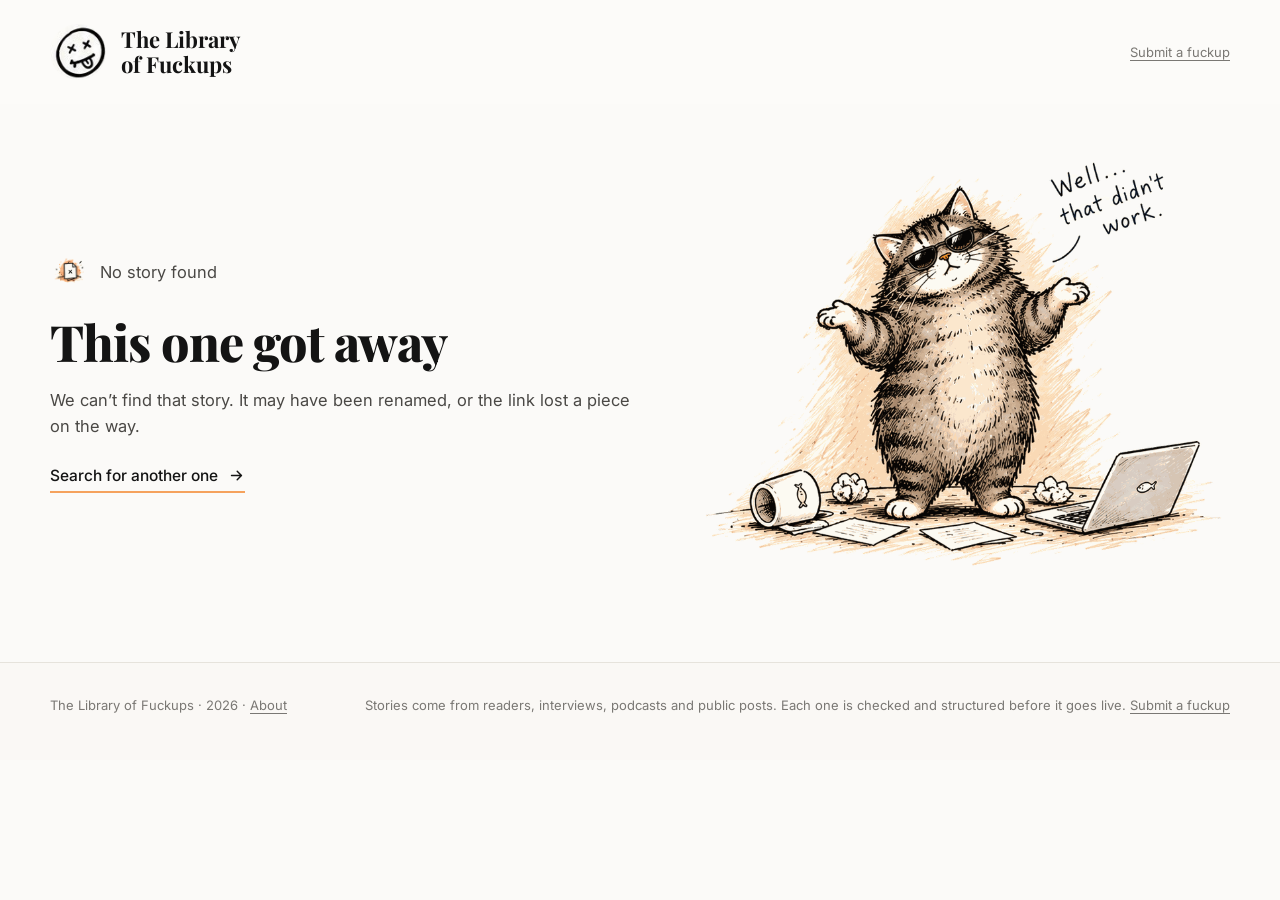
<file: story.html>
<!doctype html>
<html lang="en">
<head>
<meta charset="utf-8">
<meta name="viewport" content="width=device-width, initial-scale=1">
<link rel="icon" type="image/png" sizes="32x32" href="/assets/img/favicon-32.png">
<link rel="apple-touch-icon" sizes="180x180" href="/assets/img/favicon-180.png">
<title>Story — The Library of Fuckups</title>
<link rel="preconnect" href="https://fonts.googleapis.com">
<link rel="preconnect" href="https://fonts.gstatic.com" crossorigin>
<link href="https://fonts.googleapis.com/css2?family=Caveat:wght@500;600&family=Playfair+Display:wght@700;800&family=Inter:wght@400;500;600&display=swap" rel="stylesheet">
<link rel="stylesheet" href="assets/css/style.css">
<style>
.story{padding:30px 0 60px}
.story-grid{display:grid;grid-template-columns:minmax(0,1fr) 33% 260px;gap:26px 34px;align-items:start}
.story-art{margin:6px 0 0;min-width:0}
.story-art img{display:block;width:100%;height:auto}
.story-col{min-width:0}
.back{display:inline-flex;align-items:center;gap:8px;font-size:13.5px;color:var(--muted);margin:0 0 18px}
.back:hover{color:var(--ink)}
.topline{display:flex;align-items:center;gap:9px;font-size:13.5px;color:var(--muted);margin:0 0 12px}
.topline img{display:block;height:26px;width:auto}
h1{
  font-family:var(--serif);font-weight:800;
  font-size:clamp(30px,3.4vw,42px);line-height:1.08;
  letter-spacing:-.018em;margin:0 0 14px;
}
.byline{font-family:var(--hand);font-size:22px;color:var(--ink-2);margin:0 0 24px}
.body p{font-size:16px;line-height:1.68;color:var(--body);margin:0 0 16px}
.body p:last-child{margin-bottom:0}
.facts{display:grid;gap:12px;margin:0}
.fact{background:#fff;border:1px solid var(--line);border-radius:10px;padding:14px 16px}
.fact b{display:block;font-weight:500;font-size:12.5px;color:var(--muted);margin:0 0 5px}
.fact span{font-size:15px;line-height:1.45;color:var(--ink)}
.cta{
  grid-column:1/-1;display:flex;flex-wrap:wrap;align-items:center;gap:14px 40px;
  border-top:1px solid var(--line);margin-top:6px;padding-top:18px;
}
.cta-card{display:flex;flex-wrap:wrap;align-items:center;gap:12px}
.cta-card p{margin:0;font-family:var(--hand);font-size:22px;line-height:1.15;color:var(--ink-2)}
.cta-card a{
  display:inline-flex;align-items:center;gap:8px;background:var(--ink);color:#fff;
  border-radius:999px;font-weight:600;font-size:14px;padding:9px 18px;white-space:nowrap;
}
.cta-card a:hover{background:#2c2c2c}
.metoo{flex-direction:column;align-items:flex-start;gap:6px}
.metoo-btn{display:inline-flex;align-items:center;gap:8px;cursor:pointer;font:inherit;font-weight:600;font-size:14px;color:var(--ink);
  background:#fff;border:1.5px solid var(--ink);border-radius:999px;padding:8px 16px;white-space:nowrap}
.metoo-btn:hover{background:var(--accent-soft)}
.metoo-btn[aria-pressed="true"]{background:var(--accent-soft);border-color:var(--accent)}
.metoo-btn[disabled]{opacity:.6;cursor:default}
.metoo-n{font-weight:600;font-size:12px;background:var(--ink);color:#fff;border-radius:999px;padding:1px 8px}
.metoo-n:empty{display:none}
.metoo-note{font-family:var(--hand);font-size:19px;color:var(--ink-2);margin:0;min-height:0}
.metoo-note:empty{display:none}
.cta-card.help a{background:var(--accent);color:var(--ink)}
.cta-card.help a:hover{background:#f2913f}
.missing{padding:30px 0 50px}
.missing-grid{display:grid;grid-template-columns:minmax(0,1fr) 46%;gap:40px;align-items:center}
.missing-col{min-width:0}
.missing .topline img{height:38px}
.missing h1{font-size:clamp(34px,4.2vw,50px);margin:0 0 18px}
.missing p{font-size:16.5px;line-height:1.6;color:var(--body);margin:0 0 24px}
.missing-link{
  display:inline-flex;align-items:center;gap:10px;font-weight:500;font-size:15.5px;
  border-bottom:2px solid var(--accent);padding-bottom:3px;
}
.missing-art{margin:0;min-width:0}
.missing-art img{display:block;width:100%;height:auto}


.talk{grid-column:1/-1;margin-top:26px}
.tabs{display:flex;gap:6px;align-items:flex-end;position:relative;z-index:1}
.tabs button{display:inline-flex;align-items:center;gap:8px;cursor:pointer;
  font:inherit;font-weight:600;font-size:15px;color:var(--muted);
  background:#F1EEE9;border:1px solid var(--line);border-bottom:0;border-radius:12px 12px 0 0;
  padding:11px 20px 10px;margin:0 0 -1px}
.tabs button:hover{color:var(--ink);background:#EBE7E1}
.tabs button.on{color:var(--ink);background:#fff;padding-bottom:11px;box-shadow:inset 0 3px 0 var(--accent)}
.tabs .count{font-weight:500;opacity:.7}
.tabs .prize{font-size:11px;font-weight:600;background:var(--accent-soft);color:var(--ink);border-radius:999px;padding:1px 7px}
.panel{background:#fff;border:1px solid var(--line);border-radius:0 12px 12px 12px;padding:22px 24px 24px}
.panel[hidden]{display:none}
.c-head{display:grid;grid-template-columns:minmax(0,1fr) 170px;gap:20px;align-items:start;margin:0 0 14px}
.c-head h2{font-family:var(--serif);font-weight:700;font-size:21px;line-height:1.2;letter-spacing:-.005em;margin:0 0 4px}
.c-head p{font-family:var(--hand);font-size:19px;color:var(--ink-2);margin:0}
.c-head p.c-hint{font-family:var(--sans);font-size:13.5px;line-height:1.5;color:var(--muted);margin:6px 0 0}
.c-head img{display:block;width:100%;height:auto}
.c-list{display:grid;gap:0;margin:0 0 16px}
.c-item{border-bottom:1px solid var(--line);padding:12px 0}
.c-meta{font-size:12.5px;color:var(--muted);margin:0 0 6px}
.c-meta b{font-weight:600;color:var(--ink)}
.c-text{font-size:15px;line-height:1.55;color:var(--body);white-space:pre-line;margin:0}
.c-state{display:flex;align-items:center;gap:12px;margin:0 0 12px}
.c-state[hidden]{display:none}
.c-state img{display:block;width:64px;height:auto;flex:none}
.c-state p{font-size:14.5px;line-height:1.5;color:var(--muted);margin:0}
.c-form{display:grid;gap:8px}
.c-form input,.c-form textarea{
  width:100%;font:inherit;font-size:14.5px;color:var(--ink);background:var(--paper);
  border:1px solid var(--line);border-radius:8px;padding:9px 12px;
}
.c-form textarea{min-height:72px;resize:vertical}
.c-form input:focus,.c-form textarea:focus{outline:none;border-color:var(--accent)}
.c-hp{position:absolute;left:-9999px;width:1px;height:1px;overflow:hidden}
.c-row{display:flex;flex-wrap:wrap;align-items:center;gap:14px}
.c-row button{
  display:inline-flex;align-items:center;gap:9px;background:var(--ink);color:#fff;border:0;cursor:pointer;
  border-radius:999px;font:inherit;font-weight:600;font-size:14px;padding:9px 18px;
}
.c-row button:hover{background:#2c2c2c}
.c-row button[disabled]{opacity:.5;cursor:default}
.c-note{font-size:14px;color:var(--ink-2);margin:0}
.c-item.best{display:grid;grid-template-columns:90px minmax(0,1fr);gap:14px;align-items:center;background:var(--accent-soft);border-radius:10px;border-bottom:0;padding:12px 14px;margin:0 0 4px}
.c-item.best img{display:block;width:100%;height:auto}
.c-best{display:inline-block;font-size:12px;font-weight:600;color:var(--ink);background:#fff;border:1px solid var(--accent);border-radius:999px;padding:2px 10px;margin:0 0 8px}


@media(max-width:1100px){
  .story-grid{grid-template-columns:minmax(0,1fr) 260px}
  .story-art{grid-column:1/-1;max-width:420px;margin:0}
}
@media(max-width:900px){
  .cta{flex-direction:column;align-items:flex-start;gap:14px}
  .c-head{grid-template-columns:minmax(0,1fr) 96px;gap:12px}
  .c-head p{line-height:1.25}
  .c-state img{width:56px}
  .c-item.best{grid-template-columns:64px minmax(0,1fr)}
  .panel{padding:16px 14px 18px}
  .tabs button{padding:10px 14px 9px}
  .missing-grid{grid-template-columns:1fr;gap:24px}
  .missing-art{order:-1;max-width:400px}
  .story-grid{grid-template-columns:1fr;gap:24px}
  .story-art{max-width:360px}
  h1{font-size:28px}
}
</style>
</head>
<body>

<header>
  <div class="wrap nav">
    <a class="brand" href="index.html">
      <img src="assets/img/logo.jpeg" alt="The Library of Fuckups">
      <span class="brand-name">The Library<br>of Fuckups</span>
    </a>
    <a class="nav-submit" href="submit.html">Submit a fuckup</a>
  </div>
</header>

<main>
<section class="story" id="story" hidden>
  <div class="wrap story-grid">
    <div class="story-col">
      <a class="back" href="search.html">
        <svg width="16" height="16" viewBox="0 0 24 24" fill="none" stroke="currentColor" stroke-width="2" stroke-linecap="round" stroke-linejoin="round" aria-hidden="true"><path d="M19 12H6M11 18l-6-6 6-6"/></svg>
        Back to search
      </a>
      <p class="topline" id="topline"></p>
      <h1 id="title"></h1>
      <p class="byline" id="byline"></p>
      <div class="body" id="body"></div>
    </div>

    <p class="story-art">
      <img src="assets/img/fedya-story.png" alt="Fedya, the library's cat, sitting at a laptop with a mug that reads: new plans (maybe). He says: well, at least I tried.">
    </p>

    <div class="facts" id="facts"></div>

    <div class="cta">
      <div class="cta-card metoo">
        <button type="button" class="metoo-btn" id="metoo-btn" aria-pressed="false">
          <span class="metoo-mark" aria-hidden="true">&#9995;</span>
          <span>Same thing happened to me</span>
          <span class="metoo-n" id="metoo-n"></span>
        </button>
        <p class="metoo-note" id="metoo-note" role="status"></p>
      </div>
      <div class="cta-card">
        <p>Been there yourself?</p>
        <a href="submit.html">Tell us your super unique story
          <svg width="17" height="17" viewBox="0 0 24 24" fill="none" stroke="currentColor" stroke-width="2.1" stroke-linecap="round" stroke-linejoin="round" aria-hidden="true"><path d="M5 12h13M13 6l6 6-6 6"/></svg>
        </a>
      </div>
      <div class="cta-card help">
        <p>In the same mess?</p>
        <a id="help-link" href="help.html">Fedya knows a guy
          <svg width="17" height="17" viewBox="0 0 24 24" fill="none" stroke="currentColor" stroke-width="2.1" stroke-linecap="round" stroke-linejoin="round" aria-hidden="true"><path d="M5 12h13M13 6l6 6-6 6"/></svg>
        </a>
      </div>
    </div>

    <div class="talk">
      <div class="tabs" role="tablist">
        <button type="button" role="tab" data-tab="c" class="on">Comments <span class="count" id="c-count"></span></button>
        <button type="button" role="tab" data-tab="t">Tips <span class="count" id="t-count"></span> <span class="prize">$200 prize</span></button>
      </div>

    <div class="panel" id="comments">
      <div class="c-head">
        <div>
          <h2>Comments: armchair experts welcome</h2>
          <p>Everyone&rsquo;s an expert after the fact.</p>
          <p class="c-hint">Jokes, sympathy and &ldquo;same thing happened to me&rdquo; go here. Actual fixes go in the Tips tab.</p>
        </div>
        <img src="assets/img/fedya-comments.png" alt="Fedya, the library's cat, lounging in a beanbag with a bucket of popcorn in front of a laptop. He says: go on, I'm listening.">
      </div>

      <div class="c-list" id="c-list"></div>

      <div class="c-state" id="c-empty" hidden>
        <img src="assets/img/fedya-no-comments.png" alt="Fedya sitting at a desk over a blank sheet of paper, pen ready. He says: somebody has to be first.">
        <p>No comments yet. Be the first to say &ldquo;I told you so.&rdquo;</p>
      </div>

      <div class="c-state" id="c-checking" hidden>
        <img src="assets/img/fedya-checking.png" alt="Fedya studying a sheet of paper through a magnifying glass. He says: checking for spam, and typos, mostly spam.">
        <p>Got it. Fedya is reading it now. If it passes, it goes up.</p>
      </div>

      <form class="c-form" id="c-form" novalidate>
        <label class="c-hp" aria-hidden="true">Website <input type="text" name="website" tabindex="-1" autocomplete="off"></label>
        <label for="c-name" class="c-hp">Your name</label>
        <input id="c-name" name="name" type="text" maxlength="60" placeholder="Name (or stay a mystery)">
        <label for="c-body" class="c-hp">Your comment</label>
        <textarea id="c-body" name="body" maxlength="2000" placeholder="Been there? Saw it coming? Say it."></textarea>
        <div class="c-row">
          <button type="submit" id="c-send">Post it</button>
          <p class="c-note" id="c-note" role="status"></p>
        </div>
      </form>
    </div>

    <div class="panel" id="tips" data-prize="$200" hidden>
      <div class="c-head">
        <div>
          <h2>Tips: how to get out of this one</h2>
          <p>Not &ldquo;ouch, that&rsquo;s rough.&rdquo; An actual fix: what to do now to get out of this.</p>
          <p class="c-hint">Tips are checked harder. The best tip of the month wins <span class="t-prize"></span>.</p>
        </div>
        <img src="assets/img/fedya-tips.png" alt="Fedya, the library's cat, pointing at a chalkboard with a messy plan and a circled Plan B. He says: here's how you fix it.">
      </div>

      <div class="c-list" id="t-list"></div>

      <div class="c-state" id="t-empty" hidden>
        <img src="assets/img/fedya-no-tips.png" alt="Fedya scratching his head under a switched-off light bulb. He says: I've got nothing, you?">
        <p>No tips yet. Fedya is out of ideas too.</p>
      </div>

      <div class="c-state" id="t-checking" hidden>
        <img src="assets/img/fedya-checking.png" alt="Fedya studying a sheet of paper through a magnifying glass. He says: checking for spam, and typos, mostly spam.">
        <p>Got it. Fedya is reading it now. If it helps, it goes up.</p>
      </div>

      <form class="c-form" id="t-form" novalidate>
        <label class="c-hp" aria-hidden="true">Website <input type="text" name="website" tabindex="-1" autocomplete="off"></label>
        <label for="t-name" class="c-hp">Your name</label>
        <input id="t-name" name="name" type="text" maxlength="60" placeholder="Name (or stay a mystery)">
        <label for="t-body" class="c-hp">Your tip</label>
        <textarea id="t-body" name="body" maxlength="2000" placeholder="What would you do now to fix it?"></textarea>
        <div class="c-row">
          <button type="submit" id="t-send">Share the tip</button>
          <p class="c-note" id="t-note" role="status"></p>
        </div>
      </form>
    </div>
    </div>
  </div>
</section>

<section class="missing" id="missing" hidden>
  <div class="wrap missing-grid">
    <div class="missing-col">
      <p class="topline"><img src="assets/img/icon-no-story.png" alt=""><span>No story found</span></p>
      <h1>This one got away</h1>
      <p>We can&rsquo;t find that story. It may have been renamed, or the link lost a piece on the way.</p>
      <a class="missing-link" href="search.html">Search for another one
        <svg width="17" height="17" viewBox="0 0 24 24" fill="none" stroke="currentColor" stroke-width="2.1" stroke-linecap="round" stroke-linejoin="round" aria-hidden="true"><path d="M5 12h13M13 6l6 6-6 6"/></svg>
      </a>
    </div>

    <p class="missing-art">
      <img src="assets/img/fedya-missing.png" alt="Fedya, the library's cat, shrugging with both paws up next to a laptop and scattered papers. He says: well, that didn't work.">
    </p>
  </div>
</section>
</main>

<footer>
  <div class="wrap">
    <span>The Library of Fuckups &middot; 2026 &middot; <a href="about.html">About</a></span>
    <span>Stories come from readers, interviews, podcasts and public posts. Each one is checked and structured before it goes live. <a href="submit.html">Submit a fuckup</a></span>
  </div>
</footer>

<script>
var TOPICS = {
  'work':'Work','relationships':'Relationships','family':'Family','dating':'Dating',
  'health':'Health','home':'Home','travel':'Travel','food':'Food','shopping':'Shopping',
  'money':'Money','education':'Education','technology':'Technology','cars':'Cars',
  'parenting':'Parenting','pets':'Pets','fitness':'Fitness','beauty':'Beauty',
  'fashion':'Fashion','social-media':'Social Media','diy-crafts':'DIY & Crafts'
};

function param(name){
  return (new URLSearchParams(location.search).get(name) || '').trim();
}

/* Reader language: address first, then browser, English otherwise. */
function readerLang(){
  var asked = param('lang');
  if (asked === 'ru' || asked === 'en') return asked;
  var nav = (navigator.language || navigator.userLanguage || '').toLowerCase();
  return nav.indexOf('ru') === 0 ? 'ru' : 'en';
}

var LANG = readerLang();

function ago(dateStr){
  var stamp = String(dateStr || '').replace(' ', 'T');
  if (stamp && stamp.indexOf('Z') === -1 && stamp.indexOf('+') === -1) stamp += 'Z';
  var days = Math.round((Date.now() - new Date(stamp).getTime()) / 86400000);
  if (!isFinite(days)) return '';
  if (days < 1) return 'today';
  if (days === 1) return 'yesterday';
  if (days < 7) return days + ' days ago';
  if (days < 14) return '1 week ago';
  if (days < 31) return Math.floor(days / 7) + ' weeks ago';
  if (days < 62) return '1 month ago';
  return Math.floor(days / 30) + ' months ago';
}

function paragraphs(text){
  var raw = String(text || '').trim();
  if (!raw) return [];
  var parts = raw.split(/\n\s*\n/);
  if (parts.length === 1) parts = raw.split(/\n/);
  return parts.map(function(p){ return p.trim(); }).filter(Boolean);
}

function fact(label, value){
  if (!value) return null;
  var box = document.createElement('div');
  box.className = 'fact';
  var b = document.createElement('b');
  b.textContent = label;
  var span = document.createElement('span');
  span.textContent = value;
  box.appendChild(b);
  box.appendChild(span);
  return box;
}

function showMissing(){
  document.getElementById('missing').hidden = false;
}

function draw(story){
  document.getElementById('story').hidden = false;
  document.title = story.title + ' \u2014 The Library of Fuckups';

  var topline = document.getElementById('topline');
  topline.innerHTML = '';
  var icon = document.createElement('img');
  icon.src = 'assets/img/topics/' + story.topic + '.png';
  icon.alt = '';
  var meta = document.createElement('span');
  var topicName = TOPICS[story.topic] || story.topic || '';
  var when = ago(story.date);
  meta.textContent = when ? topicName + ' \u00b7 ' + when : topicName;
  topline.appendChild(icon);
  topline.appendChild(meta);

  document.getElementById('title').textContent = story.title;
  document.getElementById('help-link').href =
    'help.html?from=' + encodeURIComponent(param('slug')) + '&topic=' + encodeURIComponent(story.topic || '');
  document.getElementById('byline').textContent =
    story.person ? story.person + ' told us this one' : 'Told to us anonymously';

  var body = document.getElementById('body');
  body.innerHTML = '';
  paragraphs(story.body).forEach(function(text){
    var p = document.createElement('p');
    p.textContent = text;
    body.appendChild(p);
  });

  var facts = document.getElementById('facts');
  facts.innerHTML = '';
  [fact('What it cost', story.outcome),
   fact('Point of no return', story.what_happened),
   fact('What I\u2019d do differently', story.lesson)].forEach(function(box){
    if (box) facts.appendChild(box);
  });
}

/* Comments and tips share one engine: prefix c- for comments, t- for tips. */
var BLOCKS = {
  c: { kind: 'comment', rejected: 'Fedya didn\u2019t let this one through. Keep it clean and on topic.' },
  t: { kind: 'tip', rejected: 'Fedya didn\u2019t let this one through. A tip should actually help. Just want to react? Use the Comments tab.' }
};
var FAILED = 'That didn\u2019t go through. Fitting, really. Try again.';
var SHORT = 'A bit more than that, please.';

function prize(){
  return document.getElementById('tips').getAttribute('data-prize') || '';
}

function commentBox(c){
  var box = document.createElement('div');
  box.className = 'c-item';
  var wrap = box;
  if (c.best){
    box.className = 'c-item best';
    var img = document.createElement('img');
    img.src = 'assets/img/fedya-best-tip.png';
    img.alt = 'Fedya holding up a trophy. He says: best tip, real money.';
    box.appendChild(img);
    wrap = document.createElement('div');
    var badge = document.createElement('span');
    badge.className = 'c-best';
    badge.textContent = 'Best tip of the month \u00b7 ' + prize();
    wrap.appendChild(badge);
    box.appendChild(wrap);
  }
  var meta = document.createElement('p');
  meta.className = 'c-meta';
  var who = document.createElement('b');
  who.textContent = c.name || 'Anonymous';
  meta.appendChild(who);
  var when = ago(c.date);
  if (when) meta.appendChild(document.createTextNode(' \u00b7 ' + when));
  var text = document.createElement('p');
  text.className = 'c-text';
  text.textContent = c.body;
  wrap.appendChild(meta);
  wrap.appendChild(text);
  return box;
}

function syncEmpty(p){
  var list = document.getElementById(p + '-list');
  var checking = !document.getElementById(p + '-checking').hidden;
  document.getElementById(p + '-empty').hidden = list.children.length > 0 || checking;
  document.getElementById(p + '-count').textContent = list.children.length ? list.children.length : '';
}

function showTab(p){
  Array.prototype.forEach.call(document.querySelectorAll('.tabs button'), function(b){
    var on = b.getAttribute('data-tab') === p;
    b.classList.toggle('on', on);
    b.setAttribute('aria-selected', on ? 'true' : 'false');
  });
  document.getElementById('comments').hidden = p !== 'c';
  document.getElementById('tips').hidden = p !== 't';
}

function loadBlock(p, slug){
  fetch('/api/comments?kind=' + BLOCKS[p].kind + '&slug=' + encodeURIComponent(slug))
    .then(function(r){ return r.json(); })
    .then(function(data){
      var list = document.getElementById(p + '-list');
      list.innerHTML = '';
      (data.comments || []).forEach(function(c){ list.appendChild(commentBox(c)); });
      syncEmpty(p);
    })
    .catch(function(){ syncEmpty(p); });
}

function bindBlock(p, slug){
  var form = document.getElementById(p + '-form');
  var note = document.getElementById(p + '-note');
  var send = document.getElementById(p + '-send');
  var checking = document.getElementById(p + '-checking');

  form.addEventListener('submit', function(e){
    e.preventDefault();
    note.textContent = '';
    var body = form.body.value.trim();
    if (body.length < 10){ note.textContent = SHORT; form.body.focus(); return; }

    send.disabled = true;
    checking.hidden = false;
    syncEmpty(p);

    fetch('/api/comments', {
      method: 'POST',
      headers: {'content-type': 'application/json'},
      body: JSON.stringify({ slug: slug, kind: BLOCKS[p].kind, name: form.name.value.trim(), body: body, website: form.website.value })
    })
      .then(function(r){ return r.json().then(function(d){ return {ok: r.ok, data: d}; }); })
      .then(function(res){
        var d = res.data || {};
        if (!res.ok){
          checking.hidden = true;
          note.textContent = d.error === 'too short' ? SHORT : FAILED;
          return;
        }
        if (d.status === 'approved' && d.comment){
          checking.hidden = true;
          document.getElementById(p + '-list').appendChild(commentBox(d.comment));
          form.reset();
        } else if (d.status === 'rejected'){
          checking.hidden = true;
          note.textContent = BLOCKS[p].rejected;
        } else {
          form.reset();
        }
      })
      .catch(function(){
        checking.hidden = true;
        note.textContent = FAILED;
      })
      .then(function(){ send.disabled = false; syncEmpty(p); });
  });
}

function initBlocks(slug){
  var prizeText = prize();
  Array.prototype.forEach.call(document.querySelectorAll('.t-prize'), function(el){ el.textContent = prizeText; });
  ['c', 't'].forEach(function(p){ loadBlock(p, slug); bindBlock(p, slug); });
  Array.prototype.forEach.call(document.querySelectorAll('.tabs button'), function(b){
    b.addEventListener('click', function(){ showTab(b.getAttribute('data-tab')); });
  });
  if (location.hash === '#tips') showTab('t');
}

/* Same thing happened to me */
function metooVoter(){
  var v = '';
  try { v = localStorage.getItem('ftw_voter') || ''; } catch (e) {}
  if (!v){
    v = Array.from(crypto.getRandomValues(new Uint8Array(12)), function(b){ return ('0' + b.toString(16)).slice(-2); }).join('');
    try { localStorage.setItem('ftw_voter', v); } catch (e) {}
  }
  return v;
}
function metooShow(d, justPressed){
  var btn = document.getElementById('metoo-btn');
  var n = document.getElementById('metoo-n');
  var note = document.getElementById('metoo-note');
  n.textContent = d.count ? d.count : '';
  btn.setAttribute('aria-pressed', d.mine ? 'true' : 'false');
  if (!justPressed){ note.textContent = ''; return; }
  if (!d.mine){ note.textContent = ''; return; }
  note.textContent = d.count <= 1 ? 'You\u2019re the first to admit it. Brave.'
    : 'You\u2019re not alone. ' + d.count + ' people have been here too.';
}
function initMetoo(slug){
  var voter = metooVoter();
  var btn = document.getElementById('metoo-btn');
  fetch('/api/metoo?slug=' + encodeURIComponent(slug) + '&voter=' + voter)
    .then(function(r){ return r.json(); })
    .then(function(d){ if (d && !d.error) metooShow(d, false); })
    .catch(function(){});
  btn.addEventListener('click', function(){
    btn.disabled = true;
    fetch('/api/metoo', { method: 'POST', headers: {'content-type': 'application/json'},
      body: JSON.stringify({ slug: slug, voter: voter }) })
      .then(function(r){ return r.json(); })
      .then(function(d){ if (d && !d.error) metooShow(d, true); })
      .catch(function(){})
      .then(function(){ btn.disabled = false; });
  });
}

(function init(){
  var slug = param('slug');
  if (!slug){ showMissing(); return; }

  fetch('/api/story?slug=' + encodeURIComponent(slug) + '&lang=' + encodeURIComponent(LANG))
    .then(function(r){
      if (!r.ok) throw new Error('not found');
      return r.json();
    })
    .then(function(story){
      if (!story || story.error) throw new Error('not found');
      draw(story);
      initBlocks(slug);
      initMetoo(slug);
    })
    .catch(function(){
      showMissing();
    });
})();
</script>

</body>
</html>
</file>
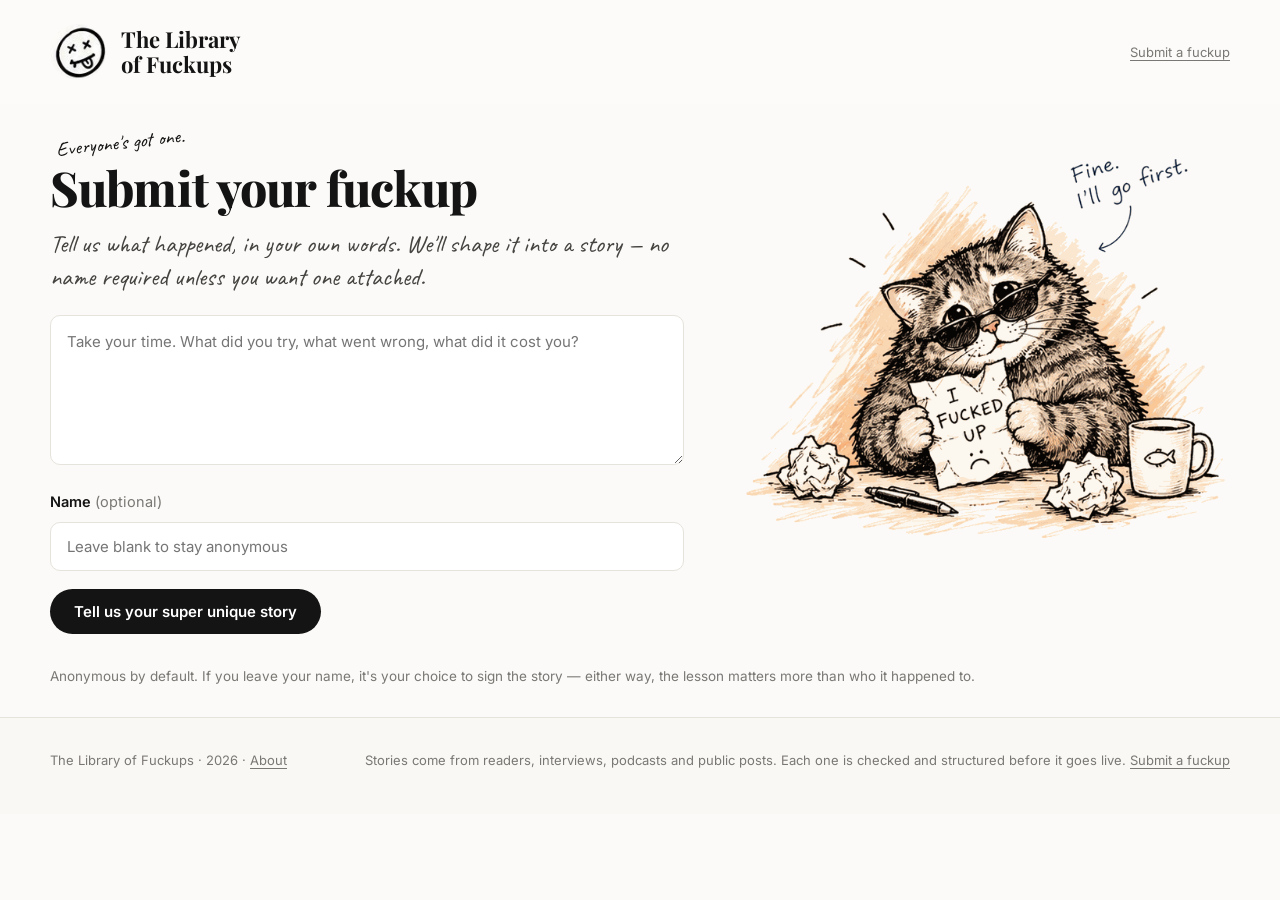
<file: submit.html>
<!doctype html>
<html lang="en">
<head>
<meta charset="utf-8">
<meta name="viewport" content="width=device-width, initial-scale=1">
<link rel="icon" type="image/png" sizes="32x32" href="/assets/img/favicon-32.png">
<link rel="apple-touch-icon" sizes="180x180" href="/assets/img/favicon-180.png">
<title>Submit a Fuckup — The Library of Fuckups</title>
<link rel="preconnect" href="https://fonts.googleapis.com">
<link rel="preconnect" href="https://fonts.gstatic.com" crossorigin>
<link href="https://fonts.googleapis.com/css2?family=Caveat:wght@500;600&family=Playfair+Display:wght@700;800&family=Inter:wght@400;500;600&display=swap" rel="stylesheet">
<link rel="stylesheet" href="assets/css/style.css">
<style>
.submit-hero{padding:26px 0 30px}
.submit-grid{display:grid;grid-template-columns:minmax(0,1fr) 42%;gap:22px 50px;align-items:start}
.submit-col{min-width:0}
.submit-art{margin:0}
.submit-art img{display:block;width:100%;height:auto}
.submit-note{
  font-family:var(--hand);font-size:20px;line-height:1.3;
  transform:rotate(-6deg);display:inline-block;margin:0 0 6px 6px;
}
h1{
  font-family:var(--serif);font-weight:800;
  font-size:clamp(34px,4.4vw,48px);line-height:1.05;
  letter-spacing:-.018em;margin:0 0 16px;
}
.lead{font-family:var(--hand);font-size:25px;color:var(--ink-2);margin:0 0 22px;line-height:1.3}
label{display:block;font-weight:600;font-size:14.5px;margin:0 0 8px}
.sr-only{position:absolute;width:1px;height:1px;overflow:hidden;clip:rect(0 0 0 0);white-space:nowrap}
.hint{font-size:13px;color:var(--muted);margin:6px 0 0}
textarea,input[type=text]{
  width:100%;background:#fff;border:1px solid var(--line);border-radius:10px;
  font-family:var(--sans);font-size:15px;color:var(--ink);padding:14px 16px;
}
textarea{min-height:150px;resize:vertical;line-height:1.55}
.field{margin:0 0 18px}
.submit-btn{
  display:inline-flex;align-items:center;gap:10px;
  background:var(--ink);color:#fff;border:0;border-radius:999px;
  font-family:var(--sans);font-weight:600;font-size:15px;
  padding:13px 24px;cursor:pointer;
}
.submit-btn:hover{background:#2c2c2c}
.privacy{grid-column:1/-1;margin:10px 0 0;font-size:13.5px;color:var(--muted);line-height:1.55}

@media(max-width:900px){
  .lead{font-size:23px}
  .submit-hero{padding:30px 0 60px}
  .submit-grid{grid-template-columns:1fr;gap:26px}
  .submit-art{order:-1;max-width:400px;margin:0 auto}
}
</style>
</head>
<body>

<header>
  <div class="wrap nav">
    <a class="brand" href="index.html">
      <img src="assets/img/logo.jpeg" alt="The Library of Fuckups">
      <span class="brand-name">The Library<br>of Fuckups</span>
    </a>
    <a class="nav-submit" href="submit.html">Submit a fuckup</a>
  </div>
</header>

<main>
<section class="submit-hero">
  <div class="wrap submit-grid">
   <div class="submit-col">
    <div class="submit-note">Everyone's got one.</div>
    <h1>Submit your fuckup</h1>
    <p class="lead">Tell us what happened, in your own words. We'll shape it into a story — no name required unless you want one attached.</p>

    <form onsubmit="return false">
      <div class="field">
        <label class="sr-only" for="story">What happened?</label>
        <textarea id="story" placeholder="Take your time. What did you try, what went wrong, what did it cost you?"></textarea>
      </div>
      <div class="field">
        <label for="name">Name <span style="font-weight:400;color:var(--muted)">(optional)</span></label>
        <input type="text" id="name" placeholder="Leave blank to stay anonymous">
      </div>
      <button class="submit-btn" type="submit">Tell us your super unique story</button>
    </form>

   </div>

   <p class="submit-art">
     <img src="assets/img/fedya-submit.png" alt="Fedya, the library's cat, holding a note that reads: I fucked up. He says: fine, I'll go first.">
   </p>

   <p class="privacy">Anonymous by default. If you leave your name, it's your choice to sign the story &mdash; either way, the lesson matters more than who it happened to.</p>
  </div>
</section>
</main>

<footer>
  <div class="wrap">
    <span>The Library of Fuckups &middot; 2026 &middot; <a href="about.html">About</a></span>
    <span>Stories come from readers, interviews, podcasts and public posts. Each one is checked and structured before it goes live. <a href="submit.html">Submit a fuckup</a></span>
  </div>
</footer>

</body>
</html>
</file>
<file: assets/css/style.css>
:root{
  --paper:#FBFAF8;
  --hero-bg:#FCFBF9;
  --band:#FAF8F5;
  --ink:#141414;
  --ink-2:#454441;
  --body:#4A4845;
  --muted:#7A7874;
  --line:#E6E3DC;
  --accent:#F5A25D;
  --accent-soft:#FDEBD9;
  --serif:'Playfair Display', Georgia, serif;
  --sans:'Inter', -apple-system, Helvetica, Arial, sans-serif;
  --hand:'Caveat', cursive;
}
*{box-sizing:border-box}
html{scroll-behavior:smooth}
body{
  margin:0;background:var(--paper);color:var(--ink);
  font-family:var(--sans);font-size:15px;line-height:1.6;
}
@media (prefers-reduced-motion:reduce){*{transition:none!important;animation:none!important}}
a{color:inherit;text-decoration:none}
:focus-visible{outline:2px solid var(--accent);outline-offset:3px}
.wrap{width:min(1180px,calc(100% - 60px));margin:0 auto}

/* header */
header{background:var(--hero-bg)}
.nav{display:flex;align-items:center;gap:34px;padding:24px 0}
.brand{display:flex;align-items:center;gap:15px;margin-right:auto}
.brand img{width:56px;height:56px;display:block;border-radius:50%}
.brand-name{font-family:var(--serif);font-weight:700;font-size:22px;line-height:1.14}
.menu{display:flex;gap:34px;font-size:14.5px;font-weight:500;color:var(--body)}
.menu a{padding-bottom:5px}
.menu a:hover{color:var(--ink)}
.menu a.is-active{color:var(--ink);border-bottom:2.5px solid var(--accent)}
.icon-btn{border:0;background:transparent;padding:6px;cursor:pointer;line-height:0;color:var(--ink)}
.nav-submit{font-size:13px;color:var(--muted);text-decoration:underline;text-underline-offset:3px}
.nav-submit:hover{color:var(--ink)}

/* footer */
footer{border-top:1px solid var(--line);padding:32px 0 44px;color:var(--muted);font-size:13px;background:var(--band)}
footer .wrap{display:flex;flex-wrap:wrap;gap:16px;justify-content:space-between}
footer a{text-decoration:underline;text-underline-offset:3px}

@media(max-width:900px){
  .menu{display:none}
}
</file>
